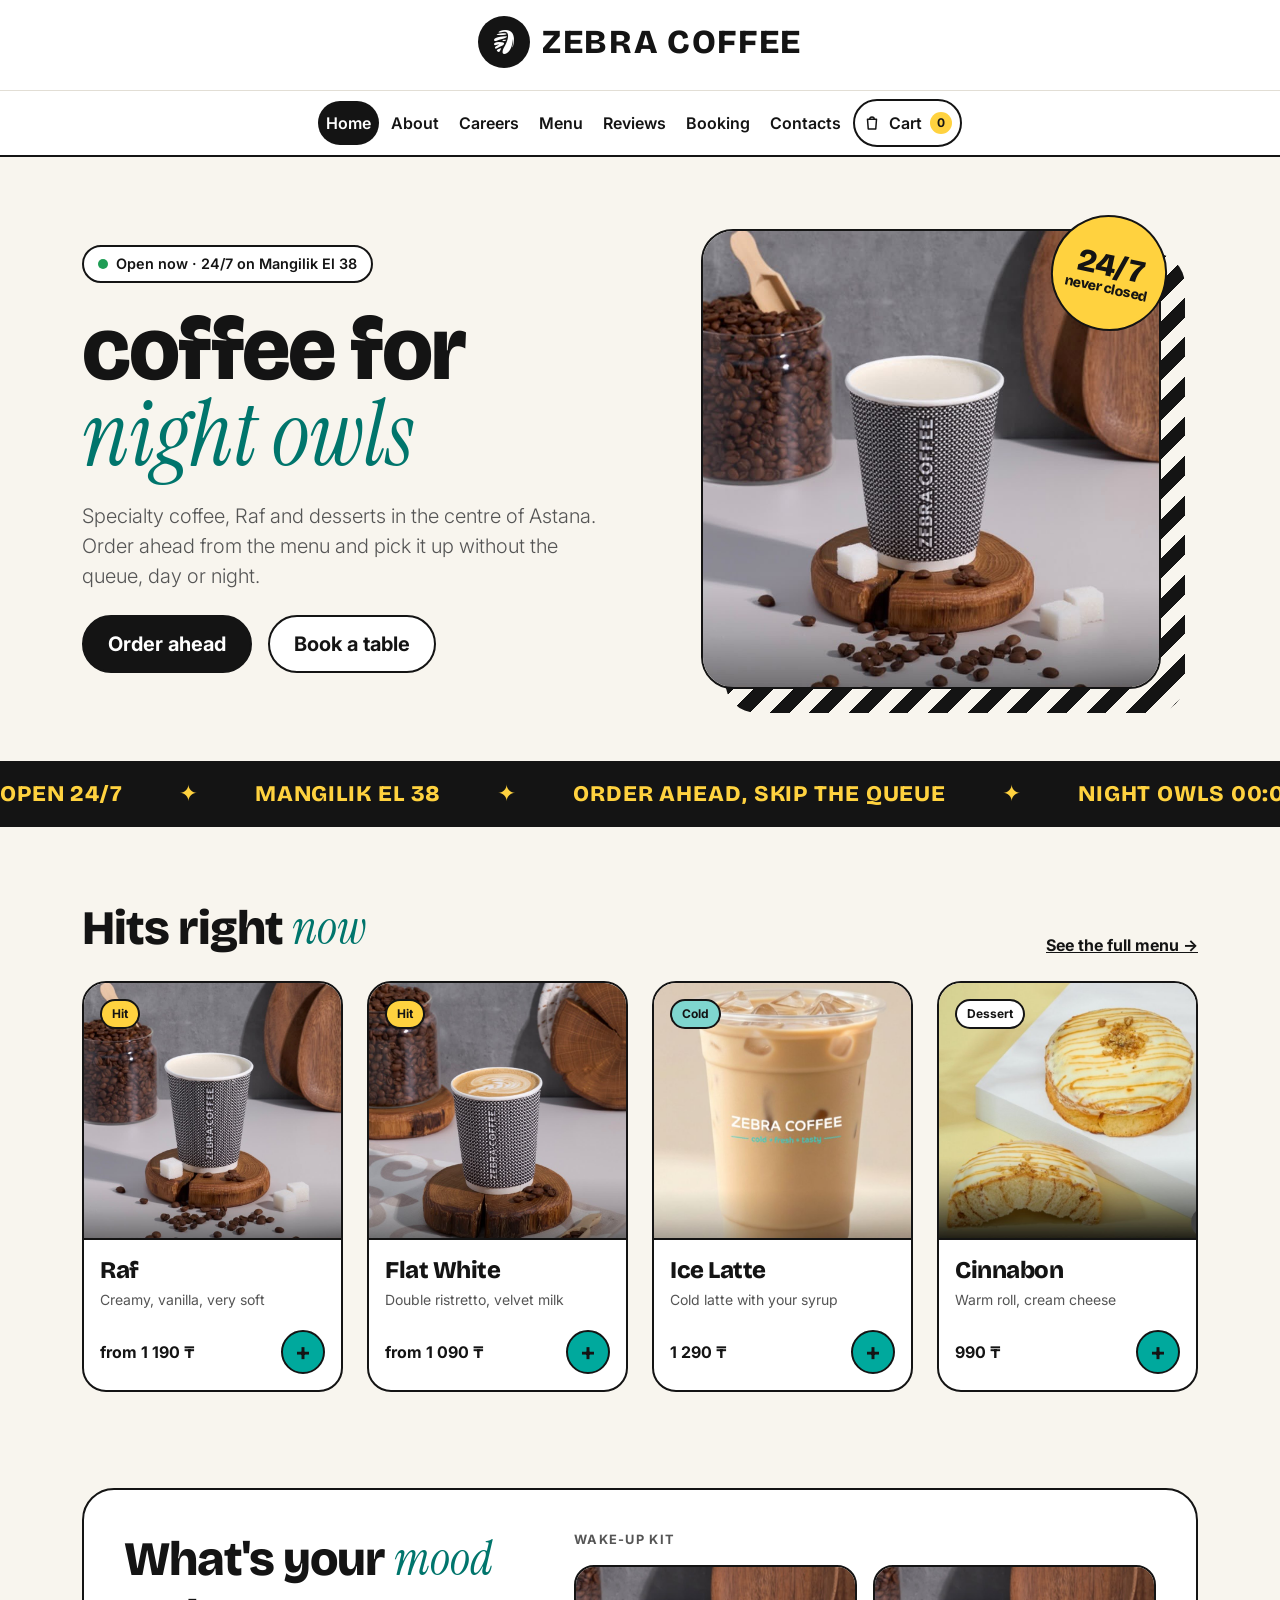
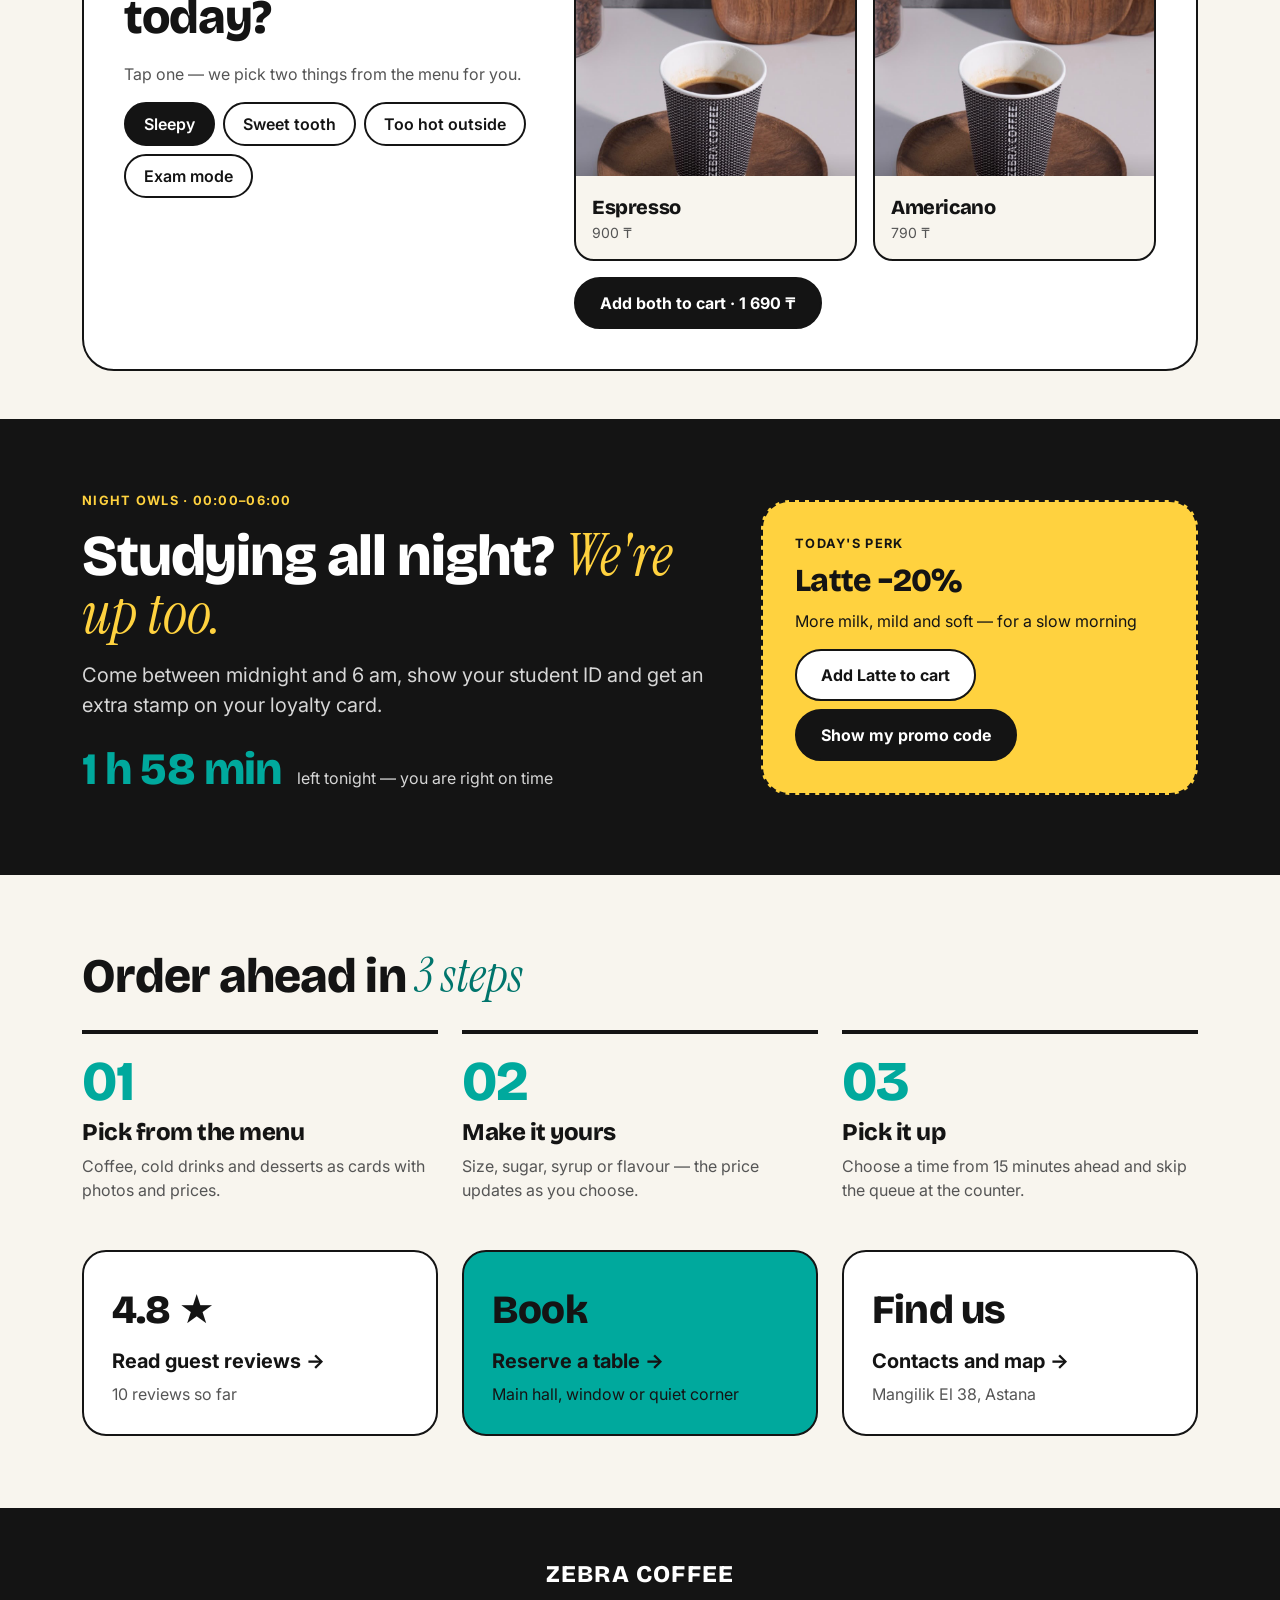
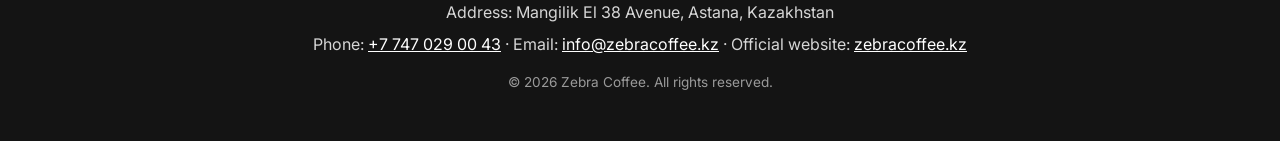
<file: index.html>
<!DOCTYPE html>
<html lang="en">
<head>
    <meta charset="UTF-8">
    <meta name="viewport" content="width=device-width, initial-scale=1">
    <title>Zebra Coffee — coffee for night owls | Astana, 24/7</title>
    <meta name="description" content="Zebra Coffee — specialty coffee shop on Mangilik El 38, Astana. Open 24/7.">
    <link rel="icon" href="images/logo.png">

    <link href="https://cdn.jsdelivr.net/npm/bootstrap@5.3.3/dist/css/bootstrap.min.css" rel="stylesheet">
    <link rel="preconnect" href="https://fonts.googleapis.com">
    <link rel="preconnect" href="https://fonts.gstatic.com" crossorigin>
    <link href="https://fonts.googleapis.com/css2?family=Bricolage+Grotesque:wght@400;600;800&family=Inter:wght@400;500;600;700&family=Instrument+Serif:ital@1&family=JetBrains+Mono:wght@400;700&display=swap" rel="stylesheet">
    <link href="css/style.css" rel="stylesheet">
    <link href="css/homepage.css" rel="stylesheet">
</head>
<body>
    <a class="visually-hidden-focusable" href="#main">Skip to content</a>

    <header class="site-header" id="top">
        <div class="container py-3 text-center">
            <a href="index.html" class="brand-link">
                <img src="images/logo.png" alt="Zebra Coffee logo" class="brand-logo">
                <span class="brand-name">ZEBRA COFFEE</span>
            </a>
        </div>
    </header>

    <nav class="site-nav navbar navbar-expand-lg py-1" aria-label="Main">
        <div class="container">
            <button class="navbar-toggler mx-auto" type="button" data-bs-toggle="collapse" data-bs-target="#mainNav"
                    aria-controls="mainNav" aria-expanded="false" aria-label="Toggle navigation">
                <span class="navbar-toggler-icon"></span>
            </button>
            <div class="collapse navbar-collapse justify-content-center" id="mainNav">
                <ul class="navbar-nav align-items-center gap-1 py-2 py-lg-1">
                <li class="nav-item"><a class="nav-link active" aria-current="page" href="index.html">Home</a></li>
                <li class="nav-item"><a class="nav-link" href="about.html">About</a></li>
                <li class="nav-item"><a class="nav-link" href="career.html">Careers</a></li>
                <li class="nav-item"><a class="nav-link" href="menu.html">Menu</a></li>
                <li class="nav-item"><a class="nav-link" href="reviews.html">Reviews</a></li>
                <li class="nav-item"><a class="nav-link" href="booking.html">Booking</a></li>
                <li class="nav-item"><a class="nav-link" href="contacts.html">Contacts</a></li>
                <li class="nav-item">
                    <a class="nav-link cart-link" href="cart.html" aria-label="Cart">
                        <svg width="18" height="18" viewBox="0 0 24 24" fill="none" stroke="currentColor" stroke-width="2" stroke-linecap="round" stroke-linejoin="round" aria-hidden="true"><path d="M6 7h12l-1 13H7L6 7z"/><path d="M9 7a3 3 0 0 1 6 0"/></svg>
                        Cart <span class="cart-badge">0</span>
                    </a>
                </li>
                </ul>
            </div>
        </div>
    </nav>

    <main id="main">

        <section class="container py-5">
            <div class="row align-items-center g-5 py-lg-4">
                <div class="col-lg-6 d-flex flex-column gap-4">
                    <span class="status-pill align-self-start"><span class="status-dot"></span>Open now · 24/7 on Mangilik El 38</span>

                    <h1 class="hero-title font-display mb-0">
                        coffee for<br>

                        <span class="rotating-words font-serif-italic text-teal" aria-live="polite">
                            <span class="rotating-word is-active">night owls</span>
                            <span class="rotating-word">early birds</span>
                            <span class="rotating-word">exam weeks</span>
                            <span class="rotating-word">first dates</span>
                            <span class="rotating-word">no-sleep fridays</span>
                        </span>
                    </h1>

                    <p class="lead text-muted-zebra mb-0">Specialty coffee, Raf and desserts in the centre of Astana. Order ahead from the menu and pick it up without the queue, day or night.</p>

                    <div class="d-flex flex-wrap gap-3">
                        <a href="menu.html" class="btn btn-zebra btn-lg">Order ahead</a>
                        <a href="booking.html" class="btn btn-zebra-outline btn-lg">Book a table</a>
                    </div>
                </div>

                <div class="col-lg-6">
                    <div class="hero-photo-wrap">
                        <div class="hero-stripes" aria-hidden="true"></div>
                        <img src="images/raf.jpg" alt="Raf coffee in a Zebra Coffee cup" class="hero-photo">
                        <div class="hero-sticker font-display" aria-hidden="true">
                            <span class="fs-2">24/7</span>
                            <small>never closed</small>
                        </div>
                    </div>
                </div>
            </div>
        </section>

        <div class="marquee" aria-hidden="true">
            <div class="marquee-track font-display">
                <span>OPEN 24/7</span><span>✦</span><span>MANGILIK EL 38</span><span>✦</span><span>ORDER AHEAD, SKIP THE QUEUE</span><span>✦</span><span>NIGHT OWLS 00:00–06:00</span><span>✦</span>
                <span>OPEN 24/7</span><span>✦</span><span>MANGILIK EL 38</span><span>✦</span><span>ORDER AHEAD, SKIP THE QUEUE</span><span>✦</span><span>NIGHT OWLS 00:00–06:00</span><span>✦</span>
            </div>
        </div>

        <section class="container py-5 mt-4">
            <div class="d-flex flex-wrap justify-content-between align-items-end gap-3 mb-4">
                <h2 class="section-title mb-0">Hits right <span class="font-serif-italic text-teal">now</span></h2>
                <a href="menu.html" class="fw-bold">See the full menu →</a>
            </div>
            <div class="row g-4" id="hits-grid"></div>
        </section>

        <section class="container py-5">
            <div class="mood-box">
                <div class="row g-5">
                    <div class="col-lg-5 d-flex flex-column gap-3">
                        <h2 class="section-title mb-0">What's your <span class="font-serif-italic text-teal">mood</span> today?</h2>
                        <p class="text-muted-zebra mb-0">Tap one — we pick two things from the menu for you.</p>
                        <div class="d-flex flex-wrap gap-2" id="mood-buttons" role="group" aria-label="Mood">
                            <button type="button" class="pill-btn active" data-mood="sleepy" aria-pressed="true">Sleepy</button>
                            <button type="button" class="pill-btn" data-mood="sweet" aria-pressed="false">Sweet tooth</button>
                            <button type="button" class="pill-btn" data-mood="hot" aria-pressed="false">Too hot outside</button>
                            <button type="button" class="pill-btn" data-mood="exam" aria-pressed="false">Exam mode</button>
                        </div>
                    </div>
                    <div class="col-lg-7 d-flex flex-column gap-3">
                        <p class="eyebrow text-muted-zebra mb-0" id="mood-title">Wake-up kit</p>
                        <div class="row g-3" id="mood-picks"></div>
                        <button type="button" class="btn btn-zebra align-self-start" id="mood-add">Add both to cart</button>
                    </div>
                </div>
            </div>
        </section>

        <section class="night-section">
            <div class="container py-5">
                <div class="row g-5 align-items-center py-lg-4">
                    <div class="col-lg-7 d-flex flex-column gap-3">
                        <span class="eyebrow text-yellow">Night Owls · 00:00–06:00</span>
                        <h2 class="font-display night-title mb-0">Studying all night? <span class="font-serif-italic text-yellow">We're up too.</span></h2>
                        <p class="text-light-grey fs-5 mb-0">Come between midnight and 6 am, show your student ID and get an extra stamp on your loyalty card.</p>
                        <div class="d-flex flex-wrap align-items-baseline gap-3">
                            <span class="font-display night-timer" id="night-timer">—</span>
                            <span class="text-light-grey" id="night-label"></span>
                        </div>
                    </div>
                    <div class="col-lg-5">
                        <div class="perk-card">
                            <span class="eyebrow">Today's perk</span>
                            <div class="font-display fs-2 lh-sm" id="perk-name">—</div>
                            <p class="mb-2" id="perk-desc"></p>
                            <div class="d-flex flex-wrap gap-2">
                                <button type="button" class="btn btn-zebra-outline" id="perk-add">Add to cart</button>
                                <button type="button" class="btn btn-zebra" id="perk-reveal">Show my promo code</button>
                            </div>
                            <div class="d-none align-items-center flex-wrap gap-3" id="perk-code-box">
                                <span class="perk-code font-display" id="perk-code">ZEB-0000</span>
                                <span class="fw-semibold small" id="perk-hint">Enter it in the cart</span>
                            </div>
                        </div>
                    </div>
                </div>
            </div>
        </section>

        <section class="container py-5 mt-4">
            <h2 class="section-title mb-4">Order ahead in <span class="font-serif-italic text-teal">3 steps</span></h2>
            <div class="row g-4">
                <div class="col-md-4">
                    <div class="step">
                        <span class="step-number font-display">01</span>
                        <h3 class="font-display h4">Pick from the menu</h3>
                        <p class="text-muted-zebra mb-0">Coffee, cold drinks and desserts as cards with photos and prices.</p>
                    </div>
                </div>
                <div class="col-md-4">
                    <div class="step">
                        <span class="step-number font-display">02</span>
                        <h3 class="font-display h4">Make it yours</h3>
                        <p class="text-muted-zebra mb-0">Size, sugar, syrup or flavour — the price updates as you choose.</p>
                    </div>
                </div>
                <div class="col-md-4">
                    <div class="step">
                        <span class="step-number font-display">03</span>
                        <h3 class="font-display h4">Pick it up</h3>
                        <p class="text-muted-zebra mb-0">Choose a time from 15 minutes ahead and skip the queue at the counter.</p>
                    </div>
                </div>
            </div>
        </section>

        <section class="container pb-5 mb-4">
            <div class="row g-4">
                <div class="col-md-4">
                    <a href="reviews.html" class="explore-card hover-lift">
                        <span class="font-display fs-1">4.8 ★</span>
                        <span class="fw-bold fs-5">Read guest reviews →</span>
                        <span class="text-muted-zebra">10 reviews so far</span>
                    </a>
                </div>
                <div class="col-md-4">
                    <a href="booking.html" class="explore-card explore-card-teal hover-lift">
                        <span class="font-display fs-1">Book</span>
                        <span class="fw-bold fs-5">Reserve a table →</span>
                        <span>Main hall, window or quiet corner</span>
                    </a>
                </div>
                <div class="col-md-4">
                    <a href="contacts.html" class="explore-card hover-lift">
                        <span class="font-display fs-1">Find us</span>
                        <span class="fw-bold fs-5">Contacts and map →</span>
                        <span class="text-muted-zebra">Mangilik El 38, Astana</span>
                    </a>
                </div>
            </div>
        </section>
    </main>

    <a href="#top" class="back-to-top" id="back-to-top">Back to top <span aria-hidden="true">↑</span></a>

    <footer class="site-footer">
        <div class="container py-5 text-center d-flex flex-column gap-2">
            <span class="font-display fs-4 text-white" style="letter-spacing: 0.05em">ZEBRA COFFEE</span>
            <span>Address: Mangilik El 38 Avenue, Astana, Kazakhstan</span>
            <span>
                Phone: <a href="tel:+77470290043">+7 747 029 00 43</a> ·
                Email: <a href="mailto:info@zebracoffee.kz">info@zebracoffee.kz</a> ·
                Official website: <a href="https://zebracoffee.kz" target="_blank" rel="noopener noreferrer">zebracoffee.kz</a>
            </span>
            <span class="footer-copy mt-2">&copy; 2026 Zebra Coffee. All rights reserved.</span>
        </div>
    </footer>

    <script src="https://code.jquery.com/jquery-3.7.1.min.js"></script>
    <script src="https://cdn.jsdelivr.net/npm/bootstrap@5.3.3/dist/js/bootstrap.bundle.min.js"></script>

    <script src="js/data.js"></script>
    <script src="js/cart.js"></script>
    <script src="js/main.js"></script>
    <script src="js/home.js"></script>
</body>
</html>
</file>
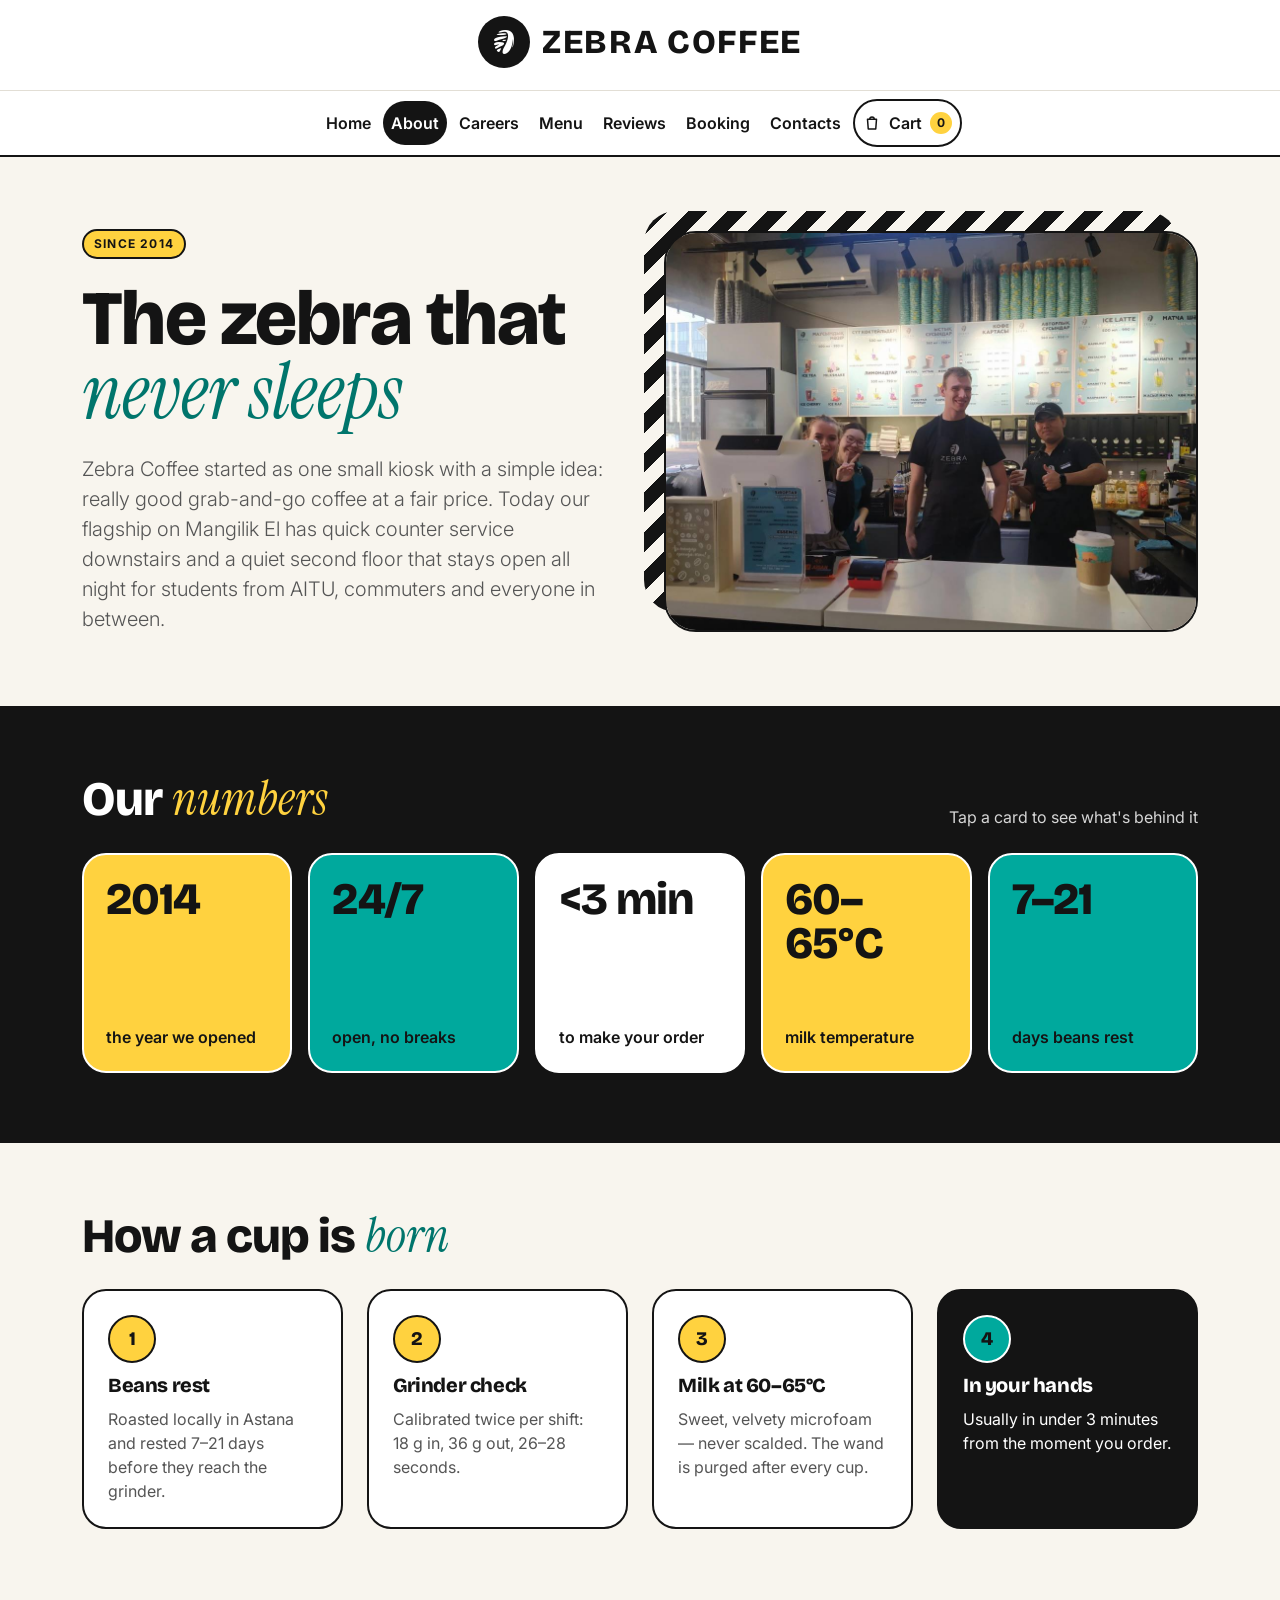
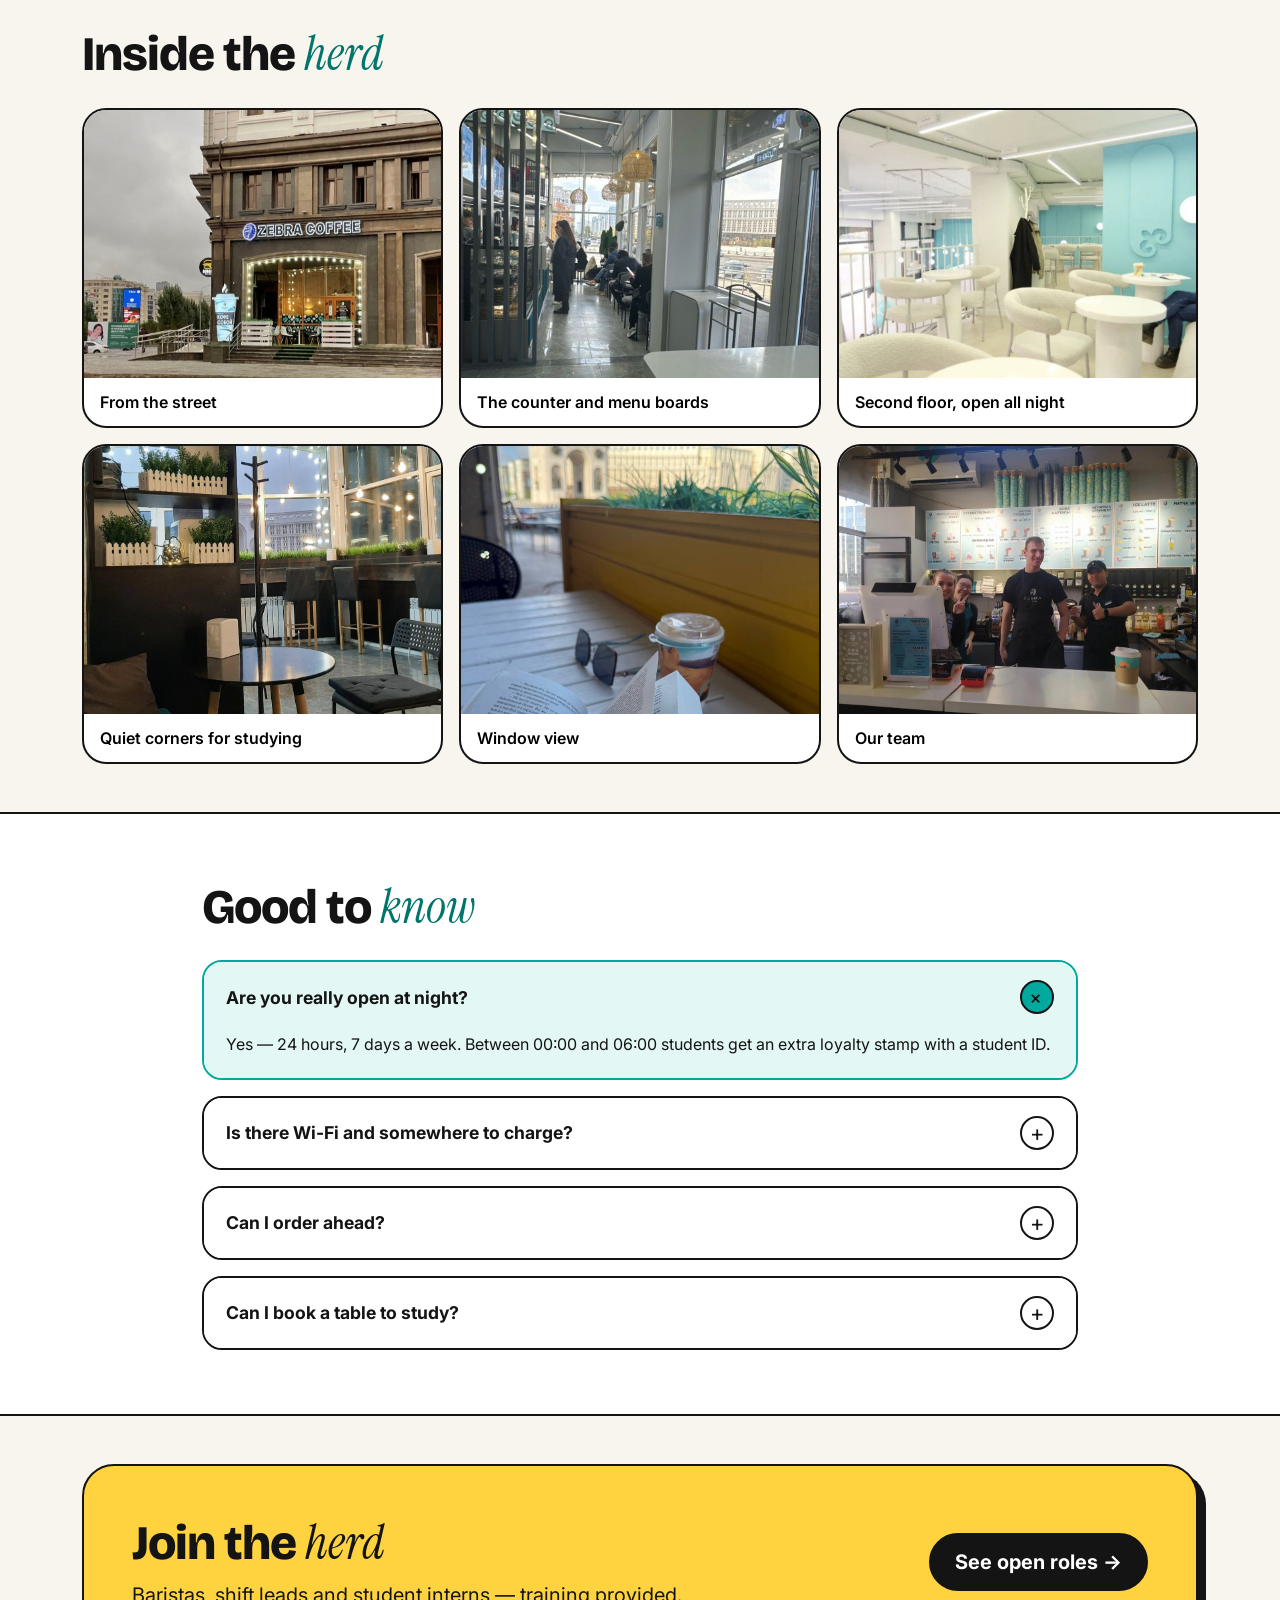
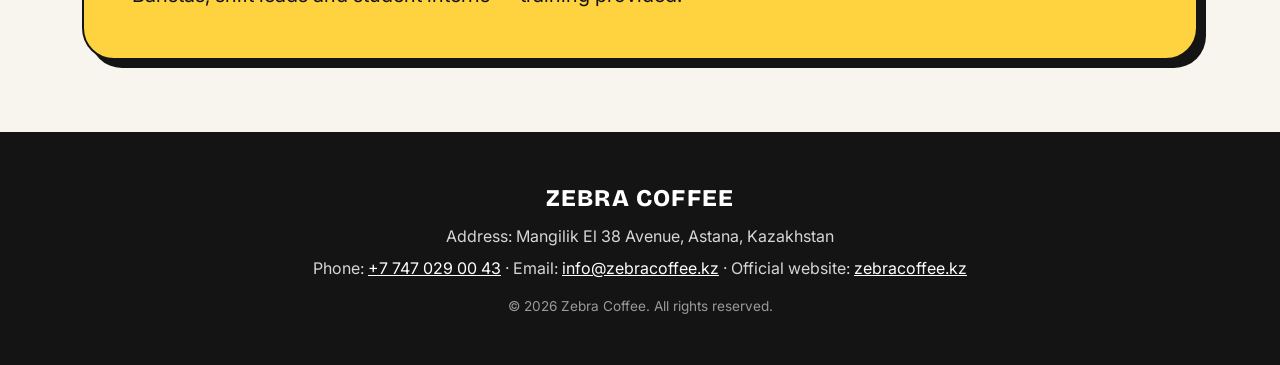
<file: about.html>
<!DOCTYPE html>
<html lang="en">
<head>
    <meta charset="UTF-8">
    <meta name="viewport" content="width=device-width, initial-scale=1">
    <title>About | Zebra Coffee</title>
    <meta name="description" content="Zebra Coffee — specialty coffee shop on Mangilik El 38, Astana. Open 24/7.">
    <link rel="icon" href="images/logo.png">

    <link href="https://cdn.jsdelivr.net/npm/bootstrap@5.3.3/dist/css/bootstrap.min.css" rel="stylesheet">

    <link rel="preconnect" href="https://fonts.googleapis.com">
    <link rel="preconnect" href="https://fonts.gstatic.com" crossorigin>
    <link href="https://fonts.googleapis.com/css2?family=Bricolage+Grotesque:wght@400;600;800&family=Inter:wght@400;500;600;700&family=Instrument+Serif:ital@1&family=JetBrains+Mono:wght@400;700&display=swap" rel="stylesheet">

    <link href="css/style.css" rel="stylesheet">
    <link href="css/homepage.css" rel="stylesheet">
</head>
<body>
    <a class="visually-hidden-focusable" href="#main">Skip to content</a>


    <header class="site-header" id="top">
        <div class="container py-3 text-center">
            <a href="index.html" class="brand-link">
                <img src="images/logo.png" alt="Zebra Coffee logo" class="brand-logo">
                <span class="brand-name">ZEBRA COFFEE</span>
            </a>
        </div>
    </header>

    <nav class="site-nav navbar navbar-expand-lg py-1" aria-label="Main">
        <div class="container">
            <button class="navbar-toggler mx-auto" type="button" data-bs-toggle="collapse" data-bs-target="#mainNav"
                    aria-controls="mainNav" aria-expanded="false" aria-label="Toggle navigation">
                <span class="navbar-toggler-icon"></span>
            </button>
            <div class="collapse navbar-collapse justify-content-center" id="mainNav">
                <ul class="navbar-nav align-items-center gap-1 py-2 py-lg-1">
                <li class="nav-item"><a class="nav-link" href="index.html">Home</a></li>
                <li class="nav-item"><a class="nav-link active" aria-current="page" href="about.html">About</a></li>
                <li class="nav-item"><a class="nav-link" href="career.html">Careers</a></li>
                <li class="nav-item"><a class="nav-link" href="menu.html">Menu</a></li>
                <li class="nav-item"><a class="nav-link" href="reviews.html">Reviews</a></li>
                <li class="nav-item"><a class="nav-link" href="booking.html">Booking</a></li>
                <li class="nav-item"><a class="nav-link" href="contacts.html">Contacts</a></li>
                <li class="nav-item">
                    <a class="nav-link cart-link" href="cart.html" aria-label="Cart">
                        <svg width="18" height="18" viewBox="0 0 24 24" fill="none" stroke="currentColor" stroke-width="2" stroke-linecap="round" stroke-linejoin="round" aria-hidden="true"><path d="M6 7h12l-1 13H7L6 7z"/><path d="M9 7a3 3 0 0 1 6 0"/></svg>
                        Cart <span class="cart-badge">0</span>
                    </a>
                </li>
                </ul>
            </div>
        </div>
    </nav>

    <main id="main">

        <section class="container py-5">
            <div class="row align-items-center g-5 py-lg-4">
                <div class="col-lg-6 d-flex flex-column gap-4">
                    <span class="tag tag-yellow align-self-start eyebrow">Since 2014</span>
                    <h1 class="page-title mb-0">The zebra that <span class="font-serif-italic text-teal">never sleeps</span></h1>
                    <p class="lead text-muted-zebra mb-0">Zebra Coffee started as one small kiosk with a simple idea: really good grab-and-go coffee at a fair price. Today our flagship on Mangilik El has quick counter service downstairs and a quiet second floor that stays open all night for students from AITU, commuters and everyone in between.</p>
                </div>
                <div class="col-lg-6">
                    <div class="story-photo-wrap">
                        <div class="story-stripes" aria-hidden="true"></div>
                        <img src="images/img8_team.jpg" alt="The Zebra Coffee team behind the counter" class="story-photo">
                    </div>
                </div>
            </div>
        </section>

        <section class="numbers-section">
            <div class="container py-5">
                <div class="d-flex flex-wrap justify-content-between align-items-end gap-2 mb-4 pt-lg-3">
                    <h2 class="section-title mb-0">Our <span class="font-serif-italic text-yellow">numbers</span></h2>
                    <span class="text-light-grey">Tap a card to see what's behind it</span>
                </div>
                <div class="row g-3 pb-lg-3" id="flip-cards">
                    <div class="col-6 col-md-4 col-lg">
                        <button type="button" class="flip-card" aria-pressed="false">
                            <span class="flip-inner">
                                <span class="flip-face flip-front bg-yellow"><span class="flip-value font-display">2014</span><span class="fw-semibold">the year we opened</span></span>
                                <span class="flip-face flip-back">It started as one small grab-and-go kiosk. Now the flagship is on Mangilik El.</span>
                            </span>
                        </button>
                    </div>
                    <div class="col-6 col-md-4 col-lg">
                        <button type="button" class="flip-card" aria-pressed="false">
                            <span class="flip-inner">
                                <span class="flip-face flip-front bg-teal"><span class="flip-value font-display">24/7</span><span class="fw-semibold">open, no breaks</span></span>
                                <span class="flip-face flip-back">Seats and Wi-Fi all night, with sockets under every seat on the second floor.</span>
                            </span>
                        </button>
                    </div>
                    <div class="col-6 col-md-4 col-lg">
                        <button type="button" class="flip-card" aria-pressed="false">
                            <span class="flip-inner">
                                <span class="flip-face flip-front bg-white"><span class="flip-value font-display">&lt;3 min</span><span class="fw-semibold">to make your order</span></span>
                                <span class="flip-face flip-back">Calibrated tampers and dosing let baristas pull a shot fast without losing the crema.</span>
                            </span>
                        </button>
                    </div>
                    <div class="col-6 col-md-6 col-lg">
                        <button type="button" class="flip-card" aria-pressed="false">
                            <span class="flip-inner">
                                <span class="flip-face flip-front bg-yellow"><span class="flip-value font-display">60–65°C</span><span class="fw-semibold">milk temperature</span></span>
                                <span class="flip-face flip-back">Keeps the natural sweetness of milk and gives velvety microfoam for latte art.</span>
                            </span>
                        </button>
                    </div>
                    <div class="col-12 col-md-6 col-lg">
                        <button type="button" class="flip-card" aria-pressed="false">
                            <span class="flip-inner">
                                <span class="flip-face flip-front bg-teal"><span class="flip-value font-display">7–21</span><span class="fw-semibold">days beans rest</span></span>
                                <span class="flip-face flip-back">Roasted in Astana and rested at least 7 days before they go into the grinder.</span>
                            </span>
                        </button>
                    </div>
                </div>
            </div>
        </section>

        <section class="container py-5 mt-3">
            <h2 class="section-title mb-4">How a cup is <span class="font-serif-italic text-teal">born</span></h2>
            <div class="row g-4">
                <div class="col-sm-6 col-lg-3">
                    <div class="cup-step">
                        <span class="cup-step-number font-display">1</span>
                        <h3 class="font-display h5 mb-0">Beans rest</h3>
                        <p class="text-muted-zebra mb-0">Roasted locally in Astana and rested 7–21 days before they reach the grinder.</p>
                    </div>
                </div>
                <div class="col-sm-6 col-lg-3">
                    <div class="cup-step">
                        <span class="cup-step-number font-display">2</span>
                        <h3 class="font-display h5 mb-0">Grinder check</h3>
                        <p class="text-muted-zebra mb-0">Calibrated twice per shift: 18 g in, 36 g out, 26–28 seconds.</p>
                    </div>
                </div>
                <div class="col-sm-6 col-lg-3">
                    <div class="cup-step">
                        <span class="cup-step-number font-display">3</span>
                        <h3 class="font-display h5 mb-0">Milk at 60–65°C</h3>
                        <p class="text-muted-zebra mb-0">Sweet, velvety microfoam — never scalded. The wand is purged after every cup.</p>
                    </div>
                </div>
                <div class="col-sm-6 col-lg-3">
                    <div class="cup-step cup-step-dark">
                        <span class="cup-step-number font-display">4</span>
                        <h3 class="font-display h5 mb-0">In your hands</h3>
                        <p class="mb-0">Usually in under 3 minutes from the moment you order.</p>
                    </div>
                </div>
            </div>
        </section>

        <section class="container py-5">
            <h2 class="section-title mb-4">Inside the <span class="font-serif-italic text-teal">herd</span></h2>
            <div class="row g-3" id="gallery">
                <div class="col-sm-6 col-lg-4"><button type="button" class="gallery-item" data-caption="From the street"><img src="images/img1_street.jpg" alt="Zebra Coffee from the street"><span>From the street</span></button></div>
                <div class="col-sm-6 col-lg-4"><button type="button" class="gallery-item" data-caption="The counter and menu boards"><img src="images/img2_kassa.jpg" alt="Main counter with menu boards"><span>The counter and menu boards</span></button></div>
                <div class="col-sm-6 col-lg-4"><button type="button" class="gallery-item" data-caption="Second floor, open all night"><img src="images/img3_2floor.jpg" alt="Second floor seating area"><span>Second floor, open all night</span></button></div>
                <div class="col-sm-6 col-lg-4"><button type="button" class="gallery-item" data-caption="Quiet corners for studying"><img src="images/img6_comfort.jpg" alt="Comfortable quiet seating"><span>Quiet corners for studying</span></button></div>
                <div class="col-sm-6 col-lg-4"><button type="button" class="gallery-item" data-caption="Window view"><img src="images/img7_view.jpg" alt="View from the window"><span>Window view</span></button></div>
                <div class="col-sm-6 col-lg-4"><button type="button" class="gallery-item" data-caption="Our team"><img src="images/img8_team.jpg" alt="Zebra Coffee team"><span>Our team</span></button></div>
            </div>
        </section>

        <div class="modal fade" id="photoModal" tabindex="-1" aria-labelledby="photoModalCaption" aria-hidden="true">
            <div class="modal-dialog modal-dialog-centered modal-lg">
                <div class="modal-content photo-modal-content">
                    <img src="images/img1_street.jpg" alt="Zebra Coffee from the street" id="photoModalImage" class="w-100">
                    <div class="d-flex justify-content-between align-items-center gap-3 p-3">
                        <span class="fw-semibold" id="photoModalCaption"></span>
                        <button type="button" class="btn btn-zebra btn-sm" data-bs-dismiss="modal">Close</button>
                    </div>
                </div>
            </div>
        </div>

        <section class="faq-section">
            <div class="container py-5" style="max-width: 900px">
                <h2 class="section-title mb-4 pt-lg-3">Good to <span class="font-serif-italic text-teal">know</span></h2>
                <div class="accordion zebra-accordion d-flex flex-column gap-3 pb-lg-3" id="faq">
                    <div class="accordion-item">
                        <h3 class="accordion-header">
                            <button class="accordion-button" type="button" data-bs-toggle="collapse" data-bs-target="#faq1" aria-expanded="true" aria-controls="faq1">Are you really open at night?</button>
                        </h3>
                        <div id="faq1" class="accordion-collapse collapse show" data-bs-parent="#faq">
                            <div class="accordion-body">Yes — 24 hours, 7 days a week. Between 00:00 and 06:00 students get an extra loyalty stamp with a student ID.</div>
                        </div>
                    </div>
                    <div class="accordion-item">
                        <h3 class="accordion-header">
                            <button class="accordion-button collapsed" type="button" data-bs-toggle="collapse" data-bs-target="#faq2" aria-expanded="false" aria-controls="faq2">Is there Wi-Fi and somewhere to charge?</button>
                        </h3>
                        <div id="faq2" class="accordion-collapse collapse" data-bs-parent="#faq">
                            <div class="accordion-body">Fast Wi-Fi everywhere and power outlets under every seat on the second floor.</div>
                        </div>
                    </div>
                    <div class="accordion-item">
                        <h3 class="accordion-header">
                            <button class="accordion-button collapsed" type="button" data-bs-toggle="collapse" data-bs-target="#faq3" aria-expanded="false" aria-controls="faq3">Can I order ahead?</button>
                        </h3>
                        <div id="faq3" class="accordion-collapse collapse" data-bs-parent="#faq">
                            <div class="accordion-body">Yes: add drinks to the cart on the <a href="menu.html">Menu</a> page, choose a pickup time from 15 minutes ahead, and pay at the counter.</div>
                        </div>
                    </div>
                    <div class="accordion-item">
                        <h3 class="accordion-header">
                            <button class="accordion-button collapsed" type="button" data-bs-toggle="collapse" data-bs-target="#faq4" aria-expanded="false" aria-controls="faq4">Can I book a table to study?</button>
                        </h3>
                        <div id="faq4" class="accordion-collapse collapse" data-bs-parent="#faq">
                            <div class="accordion-body">Yes, open <a href="booking.html">Booking</a> and pick the Quiet Workspace Corner on the second floor.</div>
                        </div>
                    </div>
                </div>
            </div>
        </section>

        <section class="container py-5 mb-4">
            <div class="join-box">
                <div>
                    <h2 class="section-title mb-2">Join the <span class="font-serif-italic">herd</span></h2>
                    <p class="fs-5 mb-0">Baristas, shift leads and student interns — training provided.</p>
                </div>
                <a href="career.html" class="btn btn-zebra btn-lg">See open roles →</a>
            </div>
        </section>
    </main>

    <a href="#top" class="back-to-top" id="back-to-top">Back to top <span aria-hidden="true">↑</span></a>

    <footer class="site-footer">
        <div class="container py-5 text-center d-flex flex-column gap-2">
            <span class="font-display fs-4 text-white" style="letter-spacing: 0.05em">ZEBRA COFFEE</span>
            <span>Address: Mangilik El 38 Avenue, Astana, Kazakhstan</span>
            <span>
                Phone: <a href="tel:+77470290043">+7 747 029 00 43</a> ·
                Email: <a href="mailto:info@zebracoffee.kz">info@zebracoffee.kz</a> ·
                Official website: <a href="https://zebracoffee.kz" target="_blank" rel="noopener noreferrer">zebracoffee.kz</a>
            </span>
            <span class="footer-copy mt-2">&copy; 2026 Zebra Coffee. All rights reserved.</span>
        </div>
    </footer>

    <script src="https://code.jquery.com/jquery-3.7.1.min.js"></script>
    <script src="https://cdn.jsdelivr.net/npm/bootstrap@5.3.3/dist/js/bootstrap.bundle.min.js"></script>
    <script src="js/data.js"></script>
    <script src="js/cart.js"></script>
    <script src="js/main.js"></script>
    <script src="js/about.js"></script>
</body>
</html>
</file>
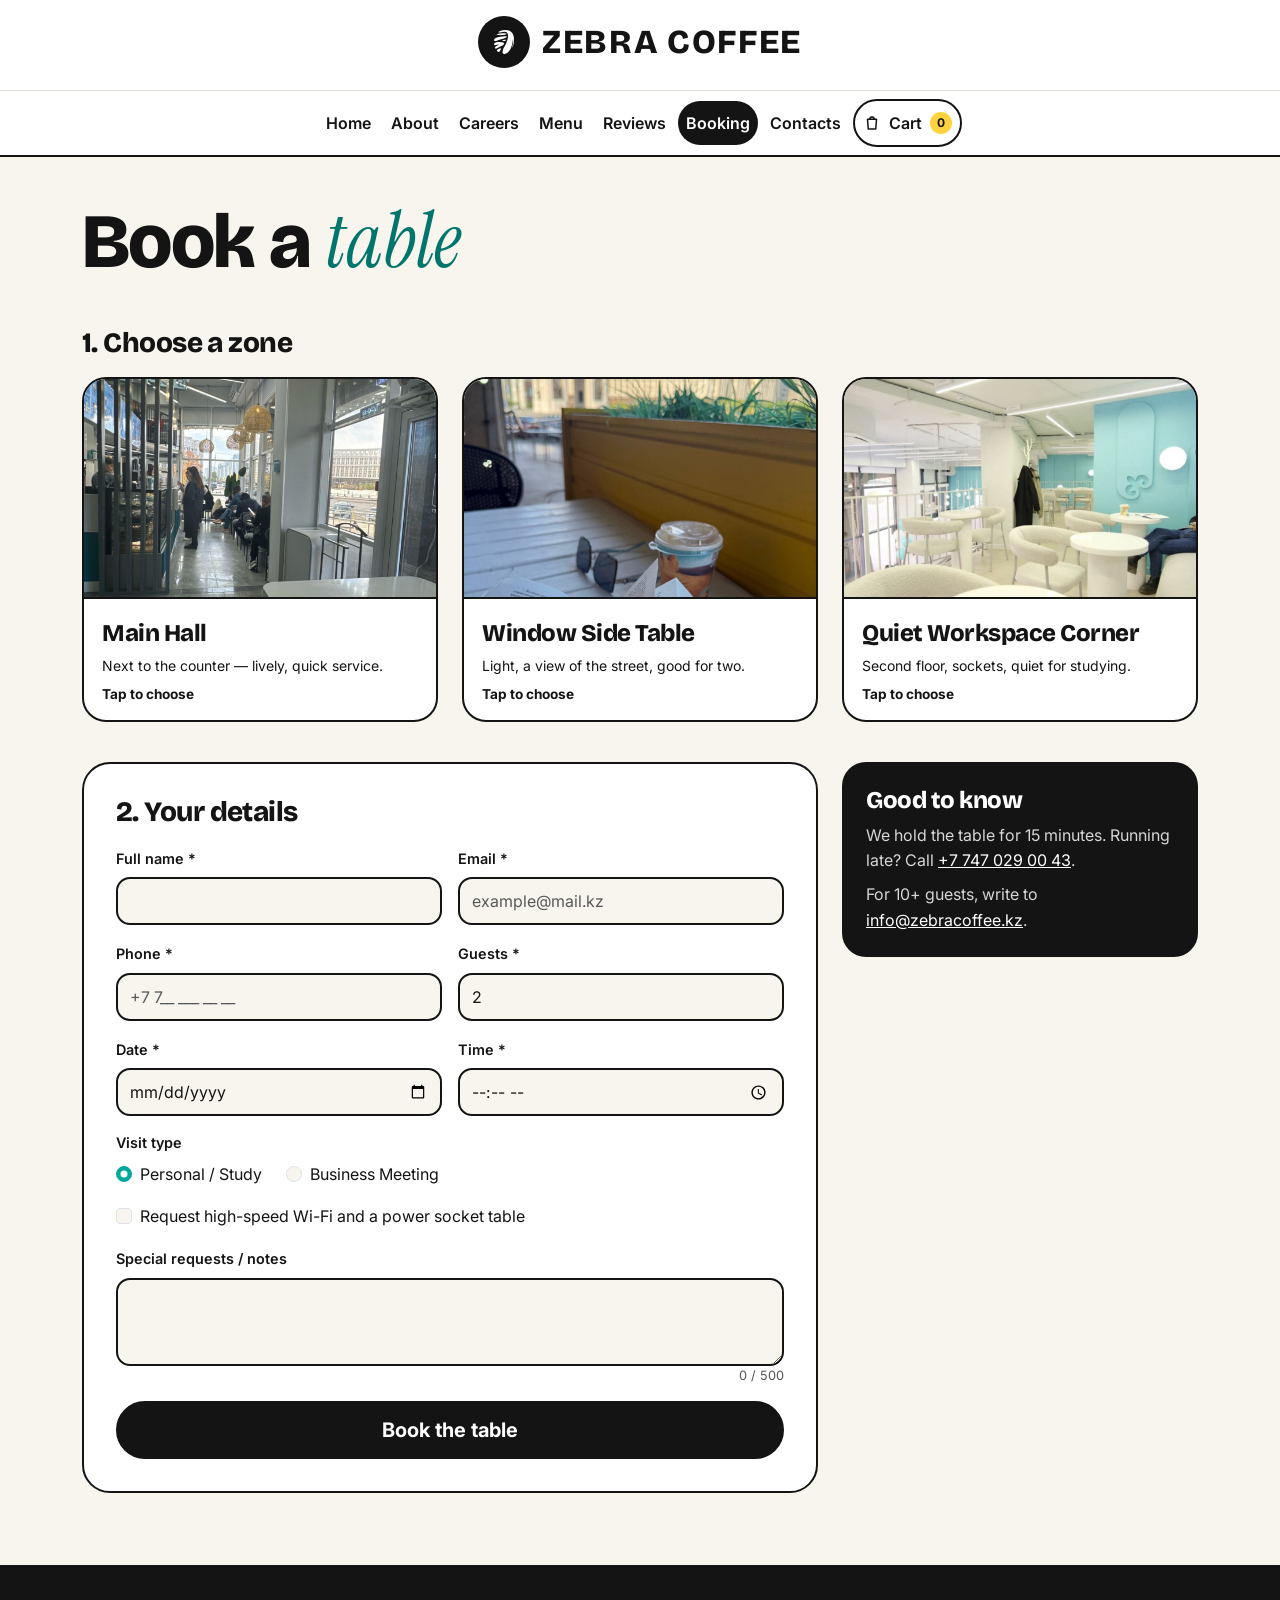
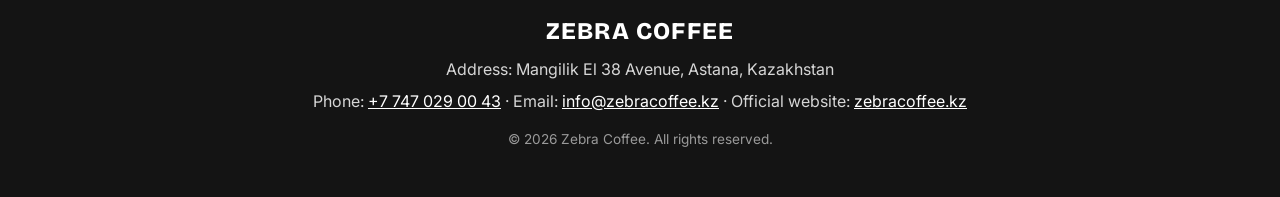
<file: booking.html>
<!DOCTYPE html>
<html lang="en">
<head>
    <meta charset="UTF-8">
    <meta name="viewport" content="width=device-width, initial-scale=1">
    <title>Book a table | Zebra Coffee</title>
    <meta name="description" content="Zebra Coffee — specialty coffee shop on Mangilik El 38, Astana. Open 24/7.">
    <link rel="icon" href="images/logo.png">

    <link href="https://cdn.jsdelivr.net/npm/bootstrap@5.3.3/dist/css/bootstrap.min.css" rel="stylesheet">

    <link rel="preconnect" href="https://fonts.googleapis.com">
    <link rel="preconnect" href="https://fonts.gstatic.com" crossorigin>
    <link href="https://fonts.googleapis.com/css2?family=Bricolage+Grotesque:wght@400;600;800&family=Inter:wght@400;500;600;700&family=Instrument+Serif:ital@1&family=JetBrains+Mono:wght@400;700&display=swap" rel="stylesheet">

    <link href="css/style.css" rel="stylesheet">
    <link href="css/booking.css" rel="stylesheet">
</head>
<body>
    <a class="visually-hidden-focusable" href="#main">Skip to content</a>

    <header class="site-header" id="top">
        <div class="container py-3 text-center">
            <a href="index.html" class="brand-link">
                <img src="images/logo.png" alt="Zebra Coffee logo" class="brand-logo">
                <span class="brand-name">ZEBRA COFFEE</span>
            </a>
        </div>
    </header>


    <nav class="site-nav navbar navbar-expand-lg py-1" aria-label="Main">
        <div class="container">
            <button class="navbar-toggler mx-auto" type="button" data-bs-toggle="collapse" data-bs-target="#mainNav"
                    aria-controls="mainNav" aria-expanded="false" aria-label="Toggle navigation">
                <span class="navbar-toggler-icon"></span>
            </button>
            <div class="collapse navbar-collapse justify-content-center" id="mainNav">
                <ul class="navbar-nav align-items-center gap-1 py-2 py-lg-1">
                <li class="nav-item"><a class="nav-link" href="index.html">Home</a></li>
                <li class="nav-item"><a class="nav-link" href="about.html">About</a></li>
                <li class="nav-item"><a class="nav-link" href="career.html">Careers</a></li>
                <li class="nav-item"><a class="nav-link" href="menu.html">Menu</a></li>
                <li class="nav-item"><a class="nav-link" href="reviews.html">Reviews</a></li>
                <li class="nav-item"><a class="nav-link active" aria-current="page" href="booking.html">Booking</a></li>
                <li class="nav-item"><a class="nav-link" href="contacts.html">Contacts</a></li>
                <li class="nav-item">
                    <a class="nav-link cart-link" href="cart.html" aria-label="Cart">
                        <svg width="18" height="18" viewBox="0 0 24 24" fill="none" stroke="currentColor" stroke-width="2" stroke-linecap="round" stroke-linejoin="round" aria-hidden="true"><path d="M6 7h12l-1 13H7L6 7z"/><path d="M9 7a3 3 0 0 1 6 0"/></svg>
                        Cart <span class="cart-badge">0</span>
                    </a>
                </li>
                </ul>
            </div>
        </div>
    </nav>

    <main id="main">

        <section class="container pt-5 pb-3">
            <h1 class="page-title mb-3">Book a <span class="font-serif-italic text-teal">table</span></h1>
        </section>

        <section class="container py-3">
            <h2 class="font-display h3 mb-3">1. Choose a zone</h2>
            <div class="row g-4" id="zone-group" role="radiogroup" aria-label="Seating area">
                <div class="col-md-4">
                    <button type="button" class="zone-card" role="radio" aria-checked="false" data-zone="main-hall" data-name="Main Hall">
                        <img src="images/img2_kassa.jpg" alt="Main hall next to the counter">
                        <span class="zone-text">
                            <span class="font-display fs-4">Main Hall</span>
                            <span class="small">Next to the counter — lively, quick service.</span>
                            <span class="zone-mark">Tap to choose</span>
                        </span>
                    </button>
                </div>
                <div class="col-md-4">
                    <button type="button" class="zone-card" role="radio" aria-checked="false" data-zone="window-side" data-name="Window Side Table">
                        <img src="images/img7_view.jpg" alt="Window side table with a street view">
                        <span class="zone-text">
                            <span class="font-display fs-4">Window Side Table</span>
                            <span class="small">Light, a view of the street, good for two.</span>
                            <span class="zone-mark">Tap to choose</span>
                        </span>
                    </button>
                </div>
                <div class="col-md-4">
                    <button type="button" class="zone-card" role="radio" aria-checked="false" data-zone="quiet-corner" data-name="Quiet Workspace Corner">
                        <img src="images/img3_2floor.jpg" alt="Quiet workspace corner on the second floor">
                        <span class="zone-text">
                            <span class="font-display fs-4">Quiet Workspace Corner</span>
                            <span class="small">Second floor, sockets, quiet for studying.</span>
                            <span class="zone-mark">Tap to choose</span>
                        </span>
                    </button>
                </div>
            </div>
        </section>

        <section class="container py-4 mb-5">
            <div class="row g-4 align-items-start">
                <div class="col-lg-8">
                    <form class="zebra-form d-flex flex-column gap-3" id="booking-form" novalidate>
                        <h2 class="font-display h3 mb-0">2. Your details</h2>
                        <div class="form-alert d-none" role="alert">Please correct the fields below. Nothing was submitted.</div>

                        <input type="hidden" id="booking-zone" value="">
                        <div class="invalid-feedback" id="booking-zone-error"></div>

                        <div class="row g-3">
                            <div class="col-md-6">
                                <label for="booking-name" class="form-label">Full name *</label>
                                <input type="text" id="booking-name" class="form-control" autocomplete="name">
                                <div class="invalid-feedback" id="booking-name-error"></div>
                            </div>
                            <div class="col-md-6">
                                <label for="booking-email" class="form-label">Email *</label>
                                <input type="email" id="booking-email" class="form-control" placeholder="example@mail.kz" autocomplete="email">
                                <div class="invalid-feedback" id="booking-email-error"></div>
                            </div>
                            <div class="col-md-6">
                                <label for="booking-phone" class="form-label">Phone *</label>
                                <input type="tel" id="booking-phone" class="form-control" placeholder="+7 7__ ___ __ __" autocomplete="tel">
                                <div class="invalid-feedback" id="booking-phone-error"></div>
                            </div>
                            <div class="col-md-6">
                                <label for="guests-count" class="form-label">Guests *</label>
                                <input type="number" id="guests-count" class="form-control" min="1" max="10" value="2">
                                <div class="invalid-feedback" id="guests-count-error"></div>
                            </div>
                            <div class="col-md-6">
                                <label for="booking-date" class="form-label">Date *</label>
                                <input type="date" id="booking-date" class="form-control">
                                <div class="invalid-feedback" id="booking-date-error"></div>
                            </div>
                            <div class="col-md-6">
                                <label for="booking-time" class="form-label">Time *</label>
                                <input type="time" id="booking-time" class="form-control">
                                <div class="invalid-feedback" id="booking-time-error"></div>
                            </div>
                        </div>

                        <fieldset>
                            <legend class="form-label mb-2">Visit type</legend>
                            <div class="d-flex flex-wrap gap-4">
                                <div class="form-check">
                                    <input class="form-check-input" type="radio" name="visit_type" id="visit-personal" value="personal" checked>
                                    <label class="form-check-label" for="visit-personal">Personal / Study</label>
                                </div>
                                <div class="form-check">
                                    <input class="form-check-input" type="radio" name="visit_type" id="visit-business" value="business">
                                    <label class="form-check-label" for="visit-business">Business Meeting</label>
                                </div>
                            </div>
                        </fieldset>

                        <div class="form-check">
                            <input class="form-check-input" type="checkbox" id="wifi-requested">
                            <label class="form-check-label" for="wifi-requested">Request high-speed Wi-Fi and a power socket table</label>
                        </div>

                        <div>
                            <label for="special-requests" class="form-label">Special requests / notes</label>
                            <textarea id="special-requests" class="form-control" rows="3"></textarea>
                            <div class="d-flex justify-content-between gap-3">
                                <div class="invalid-feedback" id="special-requests-error"></div>
                                <span class="char-count ms-auto"><span id="notes-count">0</span> / 500</span>
                            </div>
                        </div>

                        <button type="submit" class="btn btn-zebra btn-lg">Book the table</button>
                    </form>
                </div>

                <aside class="col-lg-4">
                    <div class="good-to-know">
                        <h2 class="font-display h4">Good to know</h2>
                        <p class="mb-2">We hold the table for 15 minutes. Running late? Call <a href="tel:+77470290043">+7 747 029 00 43</a>.</p>
                        <p class="mb-0">For 10+ guests, write to <a href="mailto:info@zebracoffee.kz">info@zebracoffee.kz</a>.</p>
                    </div>
                </aside>
            </div>
        </section>
    </main>

    <a href="#top" class="back-to-top" id="back-to-top">Back to top <span aria-hidden="true">↑</span></a>

    <div class="modal fade success-modal" id="successModal" tabindex="-1" aria-labelledby="successModalTitle" aria-hidden="true">
        <div class="modal-dialog modal-dialog-centered">
            <div class="modal-content">
                <div class="modal-body d-flex flex-column gap-3">
                    <div class="success-icon" aria-hidden="true">✓</div>
                    <h2 class="success-title font-display h3 mb-0" id="successModalTitle">Sent!</h2>
                    <div>
                        <div class="success-label eyebrow text-muted-zebra">Number</div>
                        <div class="success-number">—</div>
                    </div>
                    <p class="success-text mb-0"></p>
                    <div class="success-lines"></div>
                    <button type="button" class="btn btn-zebra" data-bs-dismiss="modal">Done</button>
                </div>
            </div>
        </div>
    </div>

    <footer class="site-footer">
        <div class="container py-5 text-center d-flex flex-column gap-2">
            <span class="font-display fs-4 text-white" style="letter-spacing: 0.05em">ZEBRA COFFEE</span>
            <span>Address: Mangilik El 38 Avenue, Astana, Kazakhstan</span>
            <span>
                Phone: <a href="tel:+77470290043">+7 747 029 00 43</a> ·
                Email: <a href="mailto:info@zebracoffee.kz">info@zebracoffee.kz</a> ·
                Official website: <a href="https://zebracoffee.kz" target="_blank" rel="noopener noreferrer">zebracoffee.kz</a>
            </span>
            <span class="footer-copy mt-2">&copy; 2026 Zebra Coffee. All rights reserved.</span>
        </div>
    </footer>

    <script src="https://code.jquery.com/jquery-3.7.1.min.js"></script>
    <script src="https://cdn.jsdelivr.net/npm/bootstrap@5.3.3/dist/js/bootstrap.bundle.min.js"></script>

    <script src="js/data.js"></script>
    <script src="js/cart.js"></script>
    <script src="js/main.js"></script>
    <script src="js/forms.js"></script>
    <script src="js/booking.js"></script>
</body>
</html>
</file>
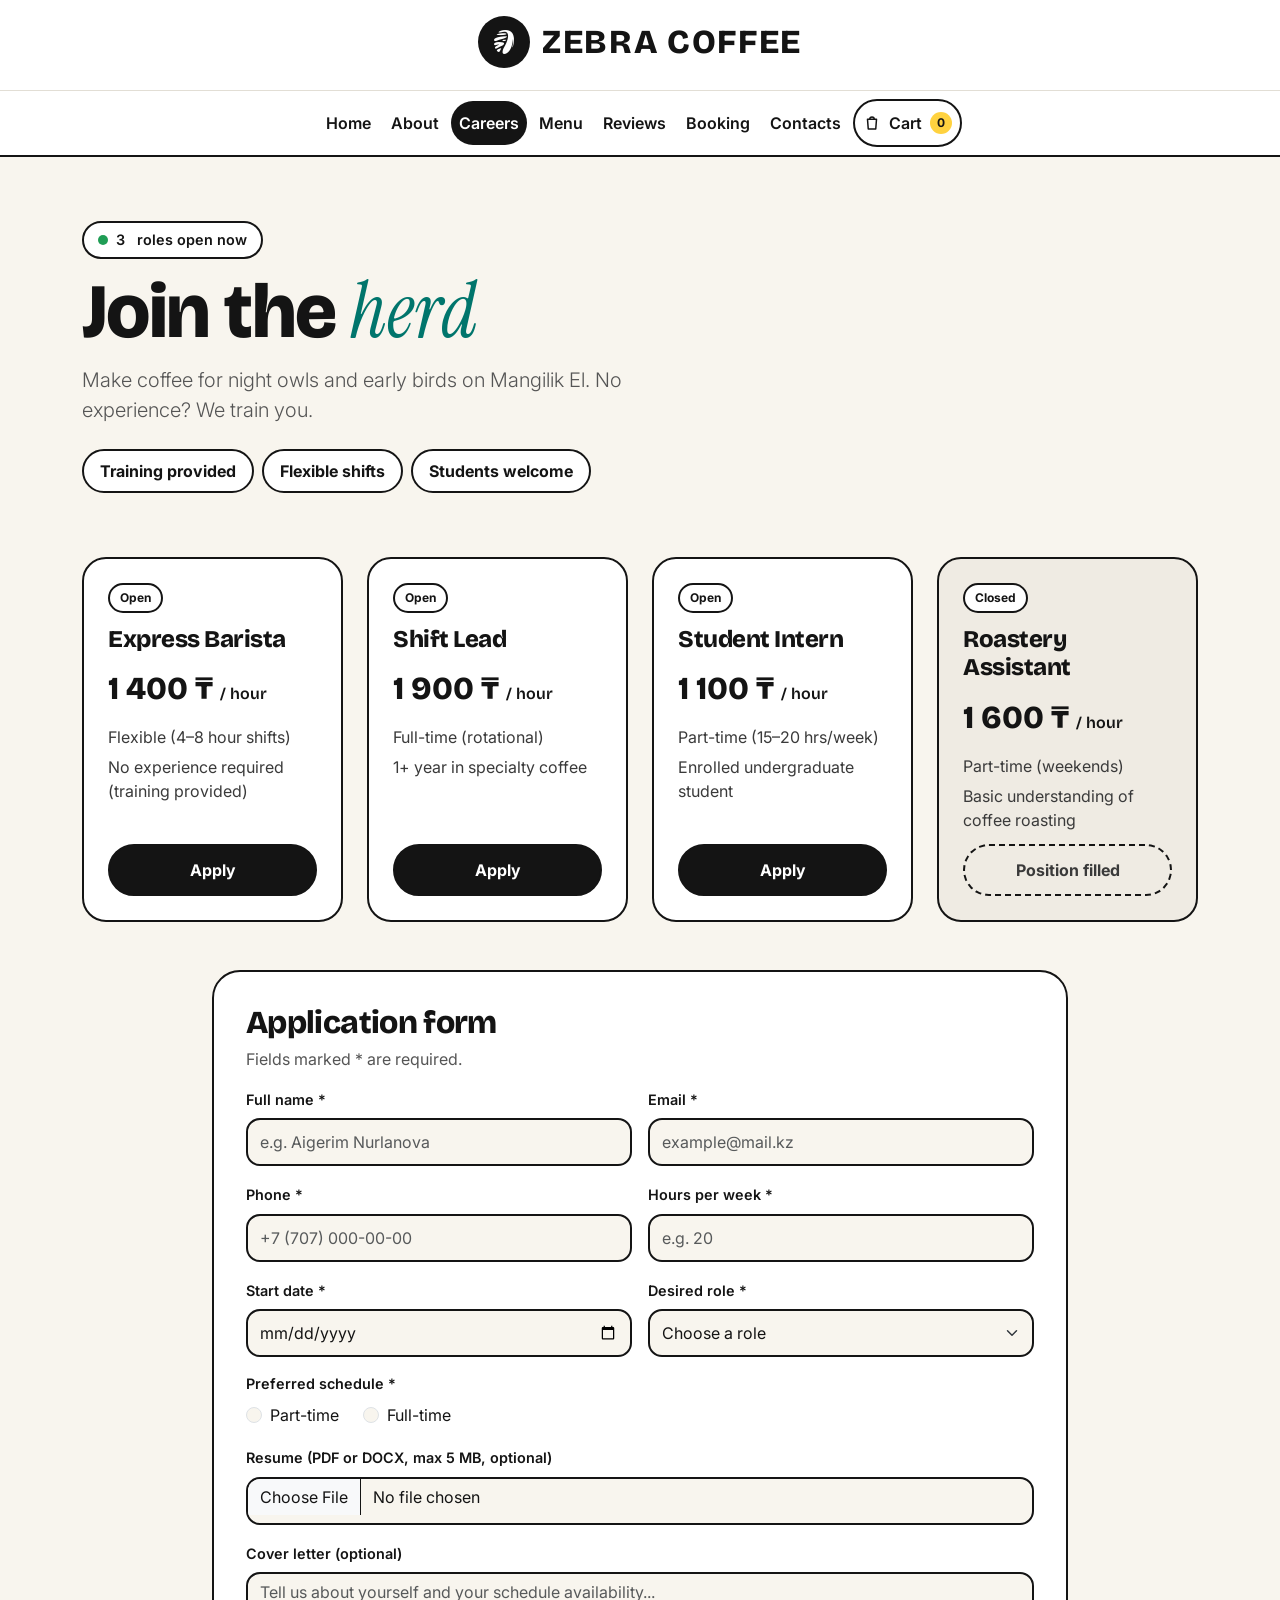
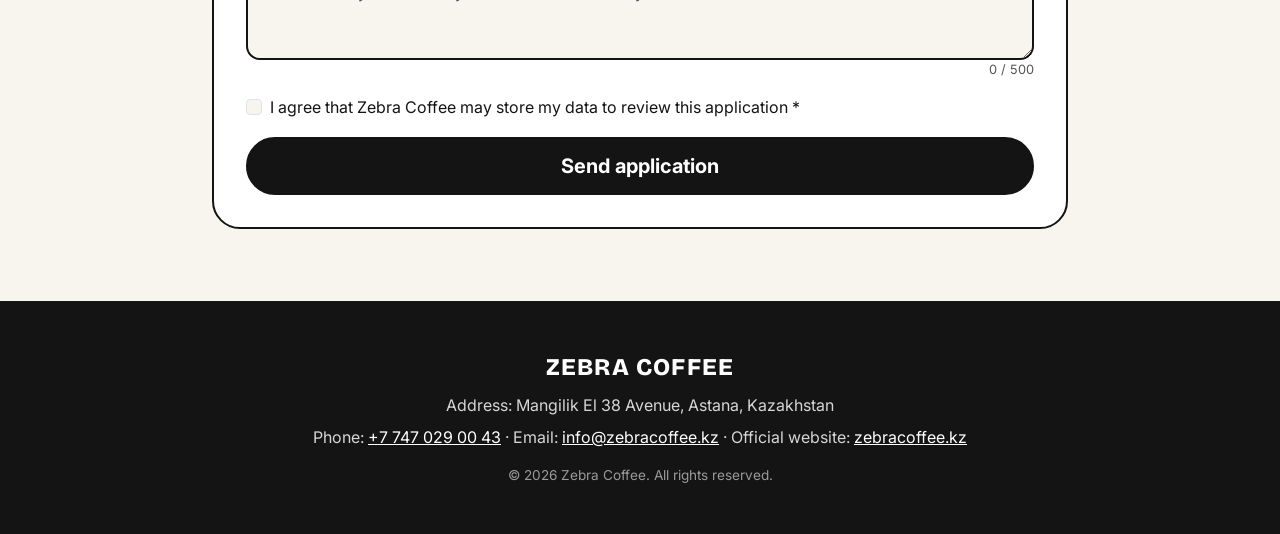
<file: career.html>
<!DOCTYPE html>
<html lang="en">
<head>
    <meta charset="UTF-8">
    <meta name="viewport" content="width=device-width, initial-scale=1">
    <title>Careers | Zebra Coffee</title>
    <meta name="description" content="Zebra Coffee — specialty coffee shop on Mangilik El 38, Astana. Open 24/7.">
    <link rel="icon" href="images/logo.png">

    <link href="https://cdn.jsdelivr.net/npm/bootstrap@5.3.3/dist/css/bootstrap.min.css" rel="stylesheet">

    <link rel="preconnect" href="https://fonts.googleapis.com">
    <link rel="preconnect" href="https://fonts.gstatic.com" crossorigin>
    <link href="https://fonts.googleapis.com/css2?family=Bricolage+Grotesque:wght@400;600;800&family=Inter:wght@400;500;600;700&family=Instrument+Serif:ital@1&family=JetBrains+Mono:wght@400;700&display=swap" rel="stylesheet">
    <link href="css/style.css" rel="stylesheet">
    <link href="css/homepage.css" rel="stylesheet">
</head>
<body>
    <a class="visually-hidden-focusable" href="#main">Skip to content</a>

    <header class="site-header" id="top">
        <div class="container py-3 text-center">
            <a href="index.html" class="brand-link">
                <img src="images/logo.png" alt="Zebra Coffee logo" class="brand-logo">
                <span class="brand-name">ZEBRA COFFEE</span>
            </a>
        </div>
    </header>


    <nav class="site-nav navbar navbar-expand-lg py-1" aria-label="Main">
        <div class="container">
            <button class="navbar-toggler mx-auto" type="button" data-bs-toggle="collapse" data-bs-target="#mainNav"
                    aria-controls="mainNav" aria-expanded="false" aria-label="Toggle navigation">
                <span class="navbar-toggler-icon"></span>
            </button>
            <div class="collapse navbar-collapse justify-content-center" id="mainNav">
                <ul class="navbar-nav align-items-center gap-1 py-2 py-lg-1">
                <li class="nav-item"><a class="nav-link" href="index.html">Home</a></li>
                <li class="nav-item"><a class="nav-link" href="about.html">About</a></li>
                <li class="nav-item"><a class="nav-link active" aria-current="page" href="career.html">Careers</a></li>
                <li class="nav-item"><a class="nav-link" href="menu.html">Menu</a></li>
                <li class="nav-item"><a class="nav-link" href="reviews.html">Reviews</a></li>
                <li class="nav-item"><a class="nav-link" href="booking.html">Booking</a></li>
                <li class="nav-item"><a class="nav-link" href="contacts.html">Contacts</a></li>
                <li class="nav-item">
                    <a class="nav-link cart-link" href="cart.html" aria-label="Cart">
                        <svg width="18" height="18" viewBox="0 0 24 24" fill="none" stroke="currentColor" stroke-width="2" stroke-linecap="round" stroke-linejoin="round" aria-hidden="true"><path d="M6 7h12l-1 13H7L6 7z"/><path d="M9 7a3 3 0 0 1 6 0"/></svg>
                        Cart <span class="cart-badge">0</span>
                    </a>
                </li>
                </ul>
            </div>
        </div>
    </nav>

    <main id="main">

        <section class="container py-5">
            <div class="d-flex flex-wrap justify-content-between align-items-end gap-4 py-lg-3">
                <div class="d-flex flex-column gap-3" style="max-width: 640px">
                    <span class="status-pill align-self-start"><span class="status-dot"></span><span id="open-count">0</span>&nbsp;roles open now</span>
                    <h1 class="page-title mb-0">Join the <span class="font-serif-italic text-teal">herd</span></h1>
                    <p class="lead text-muted-zebra mb-0">Make coffee for night owls and early birds on Mangilik El. No experience? We train you.</p>
                </div>
                <div class="d-flex flex-wrap gap-2">
                    <span class="tag fs-6 px-3 py-2">Training provided</span>
                    <span class="tag fs-6 px-3 py-2">Flexible shifts</span>
                    <span class="tag fs-6 px-3 py-2">Students welcome</span>
                </div>
            </div>
        </section>

        <section class="container pb-5">
            <div class="row g-4" id="vacancy-grid"></div>
        </section>

        <section class="container pb-5 mb-4" id="apply" style="max-width: 880px">
            <form class="zebra-form d-flex flex-column gap-3" id="career-form" novalidate>
                <div>
                    <h2 class="font-display h2 mb-1">Application form</h2>
                    <p class="text-muted-zebra mb-0">Fields marked * are required.</p>
                </div>

                <div class="chosen-role d-none" id="chosen-role" aria-live="polite"></div>
                <div class="form-alert d-none" role="alert">Please correct the fields marked in red.</div>

                <div class="row g-3">
                    <div class="col-md-6">
                        <label for="full-name" class="form-label">Full name *</label>
                        <input type="text" class="form-control" id="full-name" name="fullName" placeholder="e.g. Aigerim Nurlanova" autocomplete="name">
                        <div class="invalid-feedback" id="full-name-error"></div>
                    </div>
                    <div class="col-md-6">
                        <label for="email-addr" class="form-label">Email *</label>
                        <input type="email" class="form-control" id="email-addr" name="email" placeholder="example@mail.kz" autocomplete="email">
                        <div class="invalid-feedback" id="email-addr-error"></div>
                    </div>
                    <div class="col-md-6">
                        <label for="phone-num" class="form-label">Phone *</label>
                        <input type="tel" class="form-control" id="phone-num" name="phone" placeholder="+7 (707) 000-00-00" autocomplete="tel">
                        <div class="invalid-feedback" id="phone-num-error"></div>
                    </div>
                    <div class="col-md-6">
                        <label for="hours-available" class="form-label">Hours per week *</label>
                        <input type="number" class="form-control" id="hours-available" name="hours" min="10" max="40" placeholder="e.g. 20">
                        <div class="invalid-feedback" id="hours-available-error"></div>
                    </div>
                    <div class="col-md-6">
                        <label for="start-date" class="form-label">Start date *</label>
                        <input type="date" class="form-control" id="start-date" name="startDate">
                        <div class="invalid-feedback" id="start-date-error"></div>
                    </div>
                    <div class="col-md-6">
                        <label for="desired-role" class="form-label">Desired role *</label>
                        <select class="form-select" id="desired-role" name="role">
                            <option value="">Choose a role</option>
                        </select>
                        <div class="invalid-feedback" id="desired-role-error"></div>
                    </div>
                </div>

                <fieldset id="schedule-group">
                    <legend class="form-label mb-2">Preferred schedule *</legend>
                    <div class="d-flex flex-wrap gap-4">
                        <div class="form-check">
                            <input class="form-check-input" type="radio" name="schedule" id="schedPart" value="part-time">
                            <label class="form-check-label" for="schedPart">Part-time</label>
                        </div>
                        <div class="form-check">
                            <input class="form-check-input" type="radio" name="schedule" id="schedFull" value="full-time">
                            <label class="form-check-label" for="schedFull">Full-time</label>
                        </div>
                    </div>
                    <div class="invalid-feedback" id="schedule-group-error"></div>
                </fieldset>

                <div>
                    <label for="resume-file" class="form-label">Resume (PDF or DOCX, max 5 MB, optional)</label>
                    <input class="form-control" type="file" id="resume-file" name="resume" accept=".pdf,.docx">
                    <div class="invalid-feedback" id="resume-file-error"></div>
                </div>

                <div>
                    <label for="cover-letter" class="form-label">Cover letter (optional)</label>
                    <textarea class="form-control" id="cover-letter" name="coverLetter" rows="3" placeholder="Tell us about yourself and your schedule availability..."></textarea>
                    <div class="d-flex justify-content-between gap-3">
                        <div class="invalid-feedback" id="cover-letter-error"></div>
                        <span class="char-count ms-auto"><span id="cover-count">0</span> / 500</span>
                    </div>
                </div>

                <div class="form-check">
                    <input class="form-check-input" type="checkbox" id="terms" name="terms">
                    <label class="form-check-label" for="terms">I agree that Zebra Coffee may store my data to review this application *</label>
                    <div class="invalid-feedback" id="terms-error"></div>
                </div>

                <button type="submit" class="btn btn-zebra btn-lg">Send application</button>
            </form>
        </section>
    </main>

    <a href="#top" class="back-to-top" id="back-to-top">Back to top <span aria-hidden="true">↑</span></a>

    <div class="modal fade success-modal" id="successModal" tabindex="-1" aria-labelledby="successModalTitle" aria-hidden="true">
        <div class="modal-dialog modal-dialog-centered">
            <div class="modal-content">
                <div class="modal-body d-flex flex-column gap-3">
                    <div class="success-icon" aria-hidden="true">✓</div>
                    <h2 class="success-title font-display h3 mb-0" id="successModalTitle">Sent!</h2>
                    <div>
                        <div class="success-label eyebrow text-muted-zebra">Number</div>
                        <div class="success-number">—</div>
                    </div>
                    <p class="success-text mb-0"></p>
                    <div class="success-lines"></div>
                    <button type="button" class="btn btn-zebra" data-bs-dismiss="modal">Done</button>
                </div>
            </div>
        </div>
    </div>

    <footer class="site-footer">
        <div class="container py-5 text-center d-flex flex-column gap-2">
            <span class="font-display fs-4 text-white" style="letter-spacing: 0.05em">ZEBRA COFFEE</span>
            <span>Address: Mangilik El 38 Avenue, Astana, Kazakhstan</span>
            <span>
                Phone: <a href="tel:+77470290043">+7 747 029 00 43</a> ·
                Email: <a href="mailto:info@zebracoffee.kz">info@zebracoffee.kz</a> ·
                Official website: <a href="https://zebracoffee.kz" target="_blank" rel="noopener noreferrer">zebracoffee.kz</a>
            </span>
            <span class="footer-copy mt-2">&copy; 2026 Zebra Coffee. All rights reserved.</span>
        </div>
    </footer>

    <script src="https://code.jquery.com/jquery-3.7.1.min.js"></script>
    <script src="https://cdn.jsdelivr.net/npm/bootstrap@5.3.3/dist/js/bootstrap.bundle.min.js"></script>
    <script src="js/data.js"></script>
    <script src="js/cart.js"></script>
    <script src="js/main.js"></script>
    <script src="js/forms.js"></script>
    <script src="js/career.js"></script>
</body>
</html>
</file>
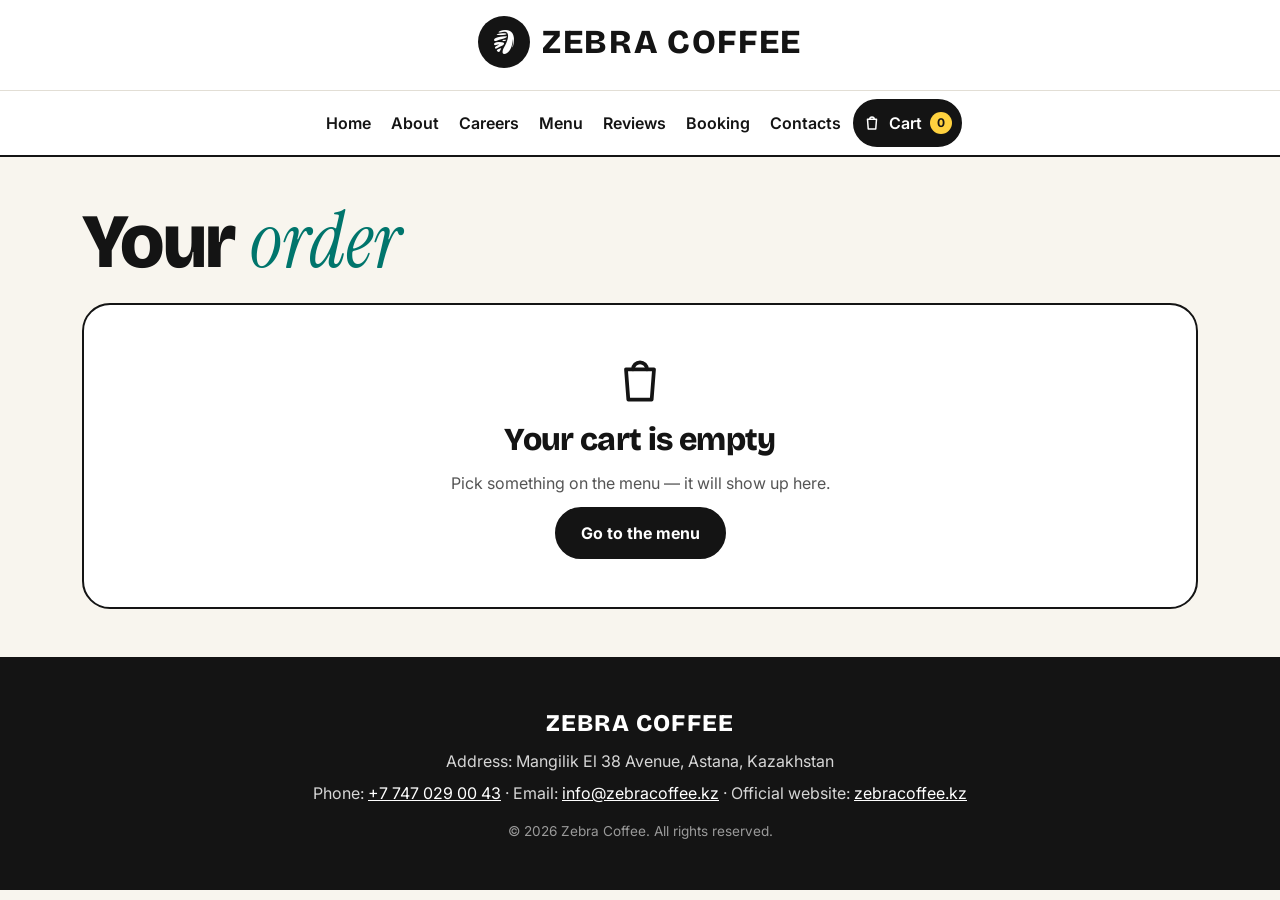
<file: cart.html>
<!DOCTYPE html>
<html lang="en">
<head>
    <meta charset="UTF-8">
    <meta name="viewport" content="width=device-width, initial-scale=1">
    <title>Cart | Zebra Coffee</title>
    <meta name="description" content="Zebra Coffee — specialty coffee shop on Mangilik El 38, Astana. Open 24/7.">
    <link rel="icon" href="images/logo.png">

    <link href="https://cdn.jsdelivr.net/npm/bootstrap@5.3.3/dist/css/bootstrap.min.css" rel="stylesheet">
    <!-- Fonts -->
    <link rel="preconnect" href="https://fonts.googleapis.com">
    <link rel="preconnect" href="https://fonts.gstatic.com" crossorigin>
    <link href="https://fonts.googleapis.com/css2?family=Bricolage+Grotesque:wght@400;600;800&family=Inter:wght@400;500;600;700&family=Instrument+Serif:ital@1&family=JetBrains+Mono:wght@400;700&display=swap" rel="stylesheet">
    <link href="css/style.css" rel="stylesheet">
    <link href="css/menu.css" rel="stylesheet">
</head>
<body>
    <a class="visually-hidden-focusable" href="#main">Skip to content</a>

    <header class="site-header" id="top">
        <div class="container py-3 text-center">
            <a href="index.html" class="brand-link">
                <img src="images/logo.png" alt="Zebra Coffee logo" class="brand-logo">
                <span class="brand-name">ZEBRA COFFEE</span>
            </a>
        </div>
    </header>

    <nav class="site-nav navbar navbar-expand-lg py-1" aria-label="Main">
        <div class="container">
            <button class="navbar-toggler mx-auto" type="button" data-bs-toggle="collapse" data-bs-target="#mainNav"
                    aria-controls="mainNav" aria-expanded="false" aria-label="Toggle navigation">
                <span class="navbar-toggler-icon"></span>
            </button>
            <div class="collapse navbar-collapse justify-content-center" id="mainNav">
                <ul class="navbar-nav align-items-center gap-1 py-2 py-lg-1">
                <li class="nav-item"><a class="nav-link" href="index.html">Home</a></li>
                <li class="nav-item"><a class="nav-link" href="about.html">About</a></li>
                <li class="nav-item"><a class="nav-link" href="career.html">Careers</a></li>
                <li class="nav-item"><a class="nav-link" href="menu.html">Menu</a></li>
                <li class="nav-item"><a class="nav-link" href="reviews.html">Reviews</a></li>
                <li class="nav-item"><a class="nav-link" href="booking.html">Booking</a></li>
                <li class="nav-item"><a class="nav-link" href="contacts.html">Contacts</a></li>
                <li class="nav-item">
                    <a class="nav-link cart-link active" aria-current="page" href="cart.html" aria-label="Cart">
                        <svg width="18" height="18" viewBox="0 0 24 24" fill="none" stroke="currentColor" stroke-width="2" stroke-linecap="round" stroke-linejoin="round" aria-hidden="true"><path d="M6 7h12l-1 13H7L6 7z"/><path d="M9 7a3 3 0 0 1 6 0"/></svg>
                        Cart <span class="cart-badge">0</span>
                    </a>
                </li>
                </ul>
            </div>
        </div>
    </nav>

    <main id="main">

       
        <section class="container py-5" id="cart-view">
            <h1 class="page-title mb-4">Your <span class="font-serif-italic text-teal">order</span></h1>

            <div class="cart-empty d-none" id="cart-empty">
                <svg width="56" height="56" viewBox="0 0 24 24" fill="none" stroke="currentColor" stroke-width="1.6" stroke-linecap="round" stroke-linejoin="round" aria-hidden="true"><path d="M6 7h12l-1 13H7L6 7z"/><path d="M9 7a3 3 0 0 1 6 0"/></svg>
                <h2 class="font-display h2 mb-0">Your cart is empty</h2>
                <p class="text-muted-zebra mb-0">Pick something on the menu — it will show up here.</p>
                <a href="menu.html" class="btn btn-zebra">Go to the menu</a>
            </div>

            <div class="row g-4 align-items-start" id="cart-full">
                <div class="col-lg-8 d-flex flex-column gap-4">

                    <div class="cart-lines" id="cart-lines"></div>

                    <div class="cart-box">
                        <div class="d-flex justify-content-between flex-wrap gap-2 fw-semibold mb-2">
                            <span id="progress-text"></span>
                            <span>5 000 ₸</span>
                        </div>
                        <div class="progress zebra-progress" role="progressbar" aria-label="Progress to 10% discount" aria-valuemin="0" aria-valuemax="5000" aria-valuenow="0" id="discount-progress">
                            <div class="progress-bar" id="discount-bar" style="width: 0%"></div>
                        </div>
                    </div>

                    <form class="zebra-form d-flex flex-column gap-3" id="order-form" novalidate>
                        <h2 class="font-display h3 mb-0">Pickup details</h2>
                        <div class="form-alert d-none" role="alert">Please correct the fields marked in red.</div>
                        <div class="row g-3">
                            <div class="col-md-6">
                                <label for="order-name" class="form-label">Name *</label>
                                <input type="text" id="order-name" class="form-control" autocomplete="given-name">
                                <div class="invalid-feedback" id="order-name-error"></div>
                            </div>
                            <div class="col-md-6">
                                <label for="order-phone" class="form-label">Phone *</label>
                                <input type="tel" id="order-phone" class="form-control" placeholder="+7 7__ ___ __ __" autocomplete="tel">
                                <div class="invalid-feedback" id="order-phone-error"></div>
                            </div>
                            <div class="col-md-6">
                                <label for="order-time" class="form-label">Pickup time *</label>
                                <select id="order-time" class="form-select">
                                    <option value="">Choose a time</option>
                                </select>
                                <div class="form-text">Earliest in 15 minutes</div>
                                <div class="invalid-feedback" id="order-time-error"></div>
                            </div>
                            <div class="col-md-6">
                                <fieldset id="order-place-group">
                                    <legend class="form-label mb-2">Where</legend>
                                    <div class="d-flex flex-wrap gap-4 pt-1">
                                        <div class="form-check">
                                            <input class="form-check-input" type="radio" name="order-place" id="place-here" value="here">
                                            <label class="form-check-label" for="place-here">Here, at a table</label>
                                        </div>
                                        <div class="form-check">
                                            <input class="form-check-input" type="radio" name="order-place" id="place-away" value="away" checked>
                                            <label class="form-check-label" for="place-away">Takeaway</label>
                                        </div>
                                    </div>
                                </fieldset>
                            </div>
                        </div>
                        <button type="submit" class="btn btn-zebra btn-lg" id="place-order">Place order</button>
                    </form>
                </div>

                <aside class="col-lg-4">
                    <div class="summary-card">
                        <h2 class="font-display h3">Summary</h2>
                        <div class="d-flex justify-content-between"><span>Subtotal</span><span id="sum-subtotal">0 ₸</span></div>
                        <div class="d-flex justify-content-between discount-row" id="promo-row"><span id="promo-name">Promo code</span><span id="sum-promo">—</span></div>
                        <div class="d-flex justify-content-between discount-row" id="big-row"><span>10% from 5 000 ₸</span><span id="sum-big">—</span></div>
                        <div class="summary-total">
                            <span class="fw-bold">Total</span>
                            <span class="font-display" id="sum-total">0 ₸</span>
                        </div>

                        <form class="d-flex flex-column gap-2 mt-2" id="promo-form" novalidate>
                            <label for="promo-code" class="fw-semibold small">Promo code from the home page</label>
                            <div class="d-flex gap-2">
                                <input type="text" id="promo-code" class="form-control promo-input" placeholder="ZEB-0000" autocomplete="off">
                                <button type="submit" class="btn btn-promo">Apply</button>
                            </div>
                            <span class="small promo-message" id="promo-message" aria-live="polite"></span>
                        </form>
                        <p class="small promo-note mb-0">The promo code takes a discount off the drink of the day. Orders from 5 000 ₸ get another 10% off everything.</p>
                    </div>
                </aside>
            </div>
        </section>

        <section class="container py-5 d-none" id="receipt-view">
            <div class="row g-5 align-items-center">
                <div class="col-lg-6 d-flex flex-column gap-3">
                    <span class="tag align-self-start fs-6 px-3 py-2" style="background: var(--zebra-teal-light); border-color: var(--zebra-teal)">✓ Order accepted</span>
                    <h1 class="page-title mb-0">See you <span class="font-serif-italic text-teal">at <span id="receipt-time-title"></span></span></h1>
                    <p class="lead text-muted-zebra mb-0">Say the order number at the counter on Mangilik El 38 — it will be waiting for you. Pay at pickup.</p>
                    <a href="menu.html" class="btn btn-zebra btn-lg align-self-start">Order something else</a>
                </div>
                <div class="col-lg-6">
                    <div class="receipt font-mono">
                        <div class="text-center">
                            <div class="font-display fs-4" style="letter-spacing: 0.06em">ZEBRA COFFEE</div>
                            <div class="small">Mangilik El 38 · Astana · 24/7</div>
                        </div>
                        <hr class="receipt-line">
                        <div class="receipt-row"><span>ORDER</span><strong class="fs-5" id="receipt-number"></strong></div>
                        <div class="receipt-row"><span>PICKUP</span><span id="receipt-pickup"></span></div>
                        <div class="receipt-row"><span>NAME</span><span id="receipt-name"></span></div>
                        <hr class="receipt-line">
                        <div id="receipt-lines"></div>
                        <hr class="receipt-line">
                        <div class="receipt-row"><span>SUBTOTAL</span><span id="receipt-subtotal"></span></div>
                        <div class="receipt-row"><span id="receipt-promo-name">PROMO</span><span id="receipt-promo"></span></div>
                        <div class="receipt-row"><span>DISCOUNT −10%</span><span id="receipt-big"></span></div>
                        <div class="receipt-row align-items-baseline"><strong>TOTAL</strong><strong class="fs-4" id="receipt-total"></strong></div>
                        <div class="text-center small mt-2">thank you, night owl</div>
                    </div>
                    <div class="receipt-edge" aria-hidden="true"></div>
                </div>
            </div>
        </section>
    </main>

    <a href="#top" class="back-to-top" id="back-to-top">Back to top <span aria-hidden="true">↑</span></a>

    <div class="modal fade success-modal" id="successModal" tabindex="-1" aria-labelledby="successModalTitle" aria-hidden="true">
        <div class="modal-dialog modal-dialog-centered">
            <div class="modal-content">
                <div class="modal-body d-flex flex-column gap-3">
                    <div class="success-icon" aria-hidden="true">✓</div>
                    <h2 class="success-title font-display h3 mb-0" id="successModalTitle">Sent!</h2>
                    <div>
                        <div class="success-label eyebrow text-muted-zebra">Number</div>
                        <div class="success-number">—</div>
                    </div>
                    <p class="success-text mb-0"></p>
                    <div class="success-lines"></div>
                    <button type="button" class="btn btn-zebra" data-bs-dismiss="modal">Done</button>
                </div>
            </div>
        </div>
    </div>

    <footer class="site-footer">
        <div class="container py-5 text-center d-flex flex-column gap-2">
            <span class="font-display fs-4 text-white" style="letter-spacing: 0.05em">ZEBRA COFFEE</span>
            <span>Address: Mangilik El 38 Avenue, Astana, Kazakhstan</span>
            <span>
                Phone: <a href="tel:+77470290043">+7 747 029 00 43</a> ·
                Email: <a href="mailto:info@zebracoffee.kz">info@zebracoffee.kz</a> ·
                Official website: <a href="https://zebracoffee.kz" target="_blank" rel="noopener noreferrer">zebracoffee.kz</a>
            </span>
            <span class="footer-copy mt-2">&copy; 2026 Zebra Coffee. All rights reserved.</span>
        </div>
    </footer>

    <script src="https://code.jquery.com/jquery-3.7.1.min.js"></script>
    <script src="https://cdn.jsdelivr.net/npm/bootstrap@5.3.3/dist/js/bootstrap.bundle.min.js"></script>
    <script src="js/data.js"></script>
    <script src="js/cart.js"></script>
    <script src="js/main.js"></script>
    <script src="js/forms.js"></script>
    <script src="js/cart-page.js"></script>
</body>
</html>
</file>
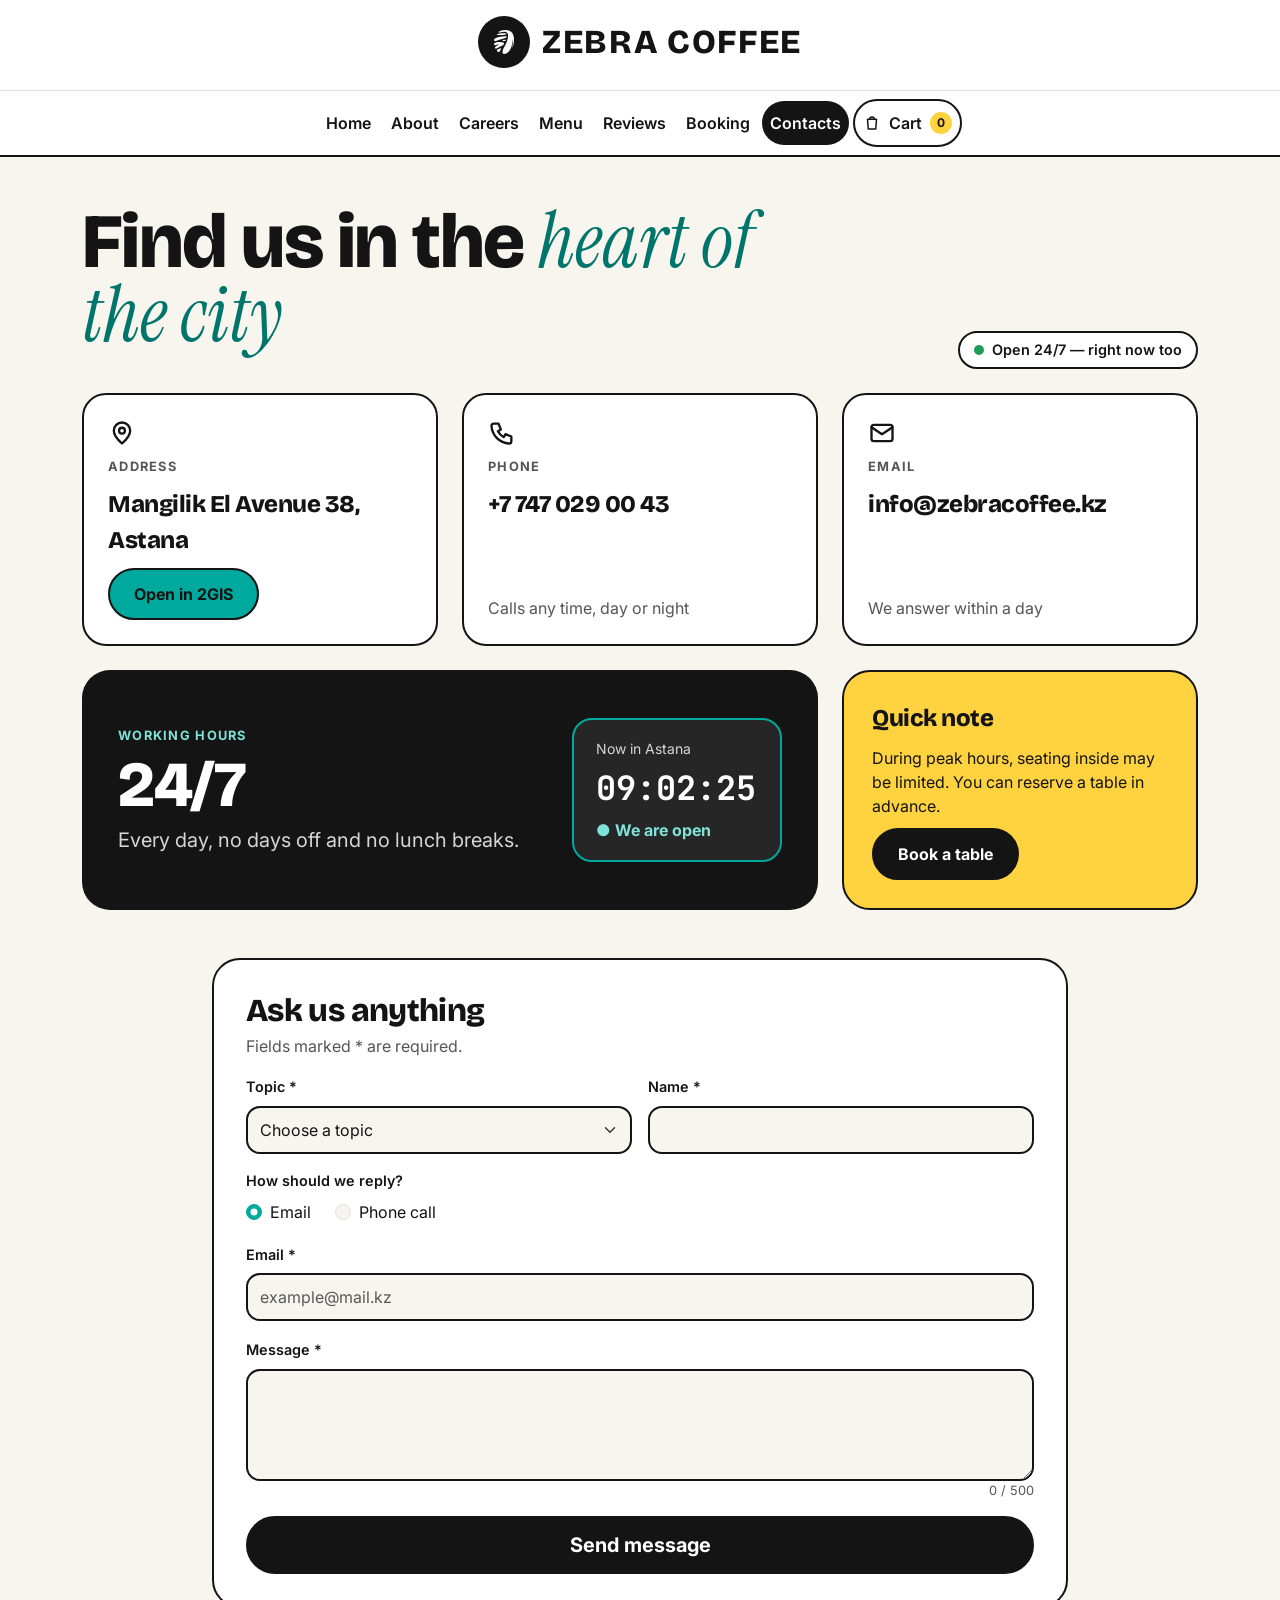
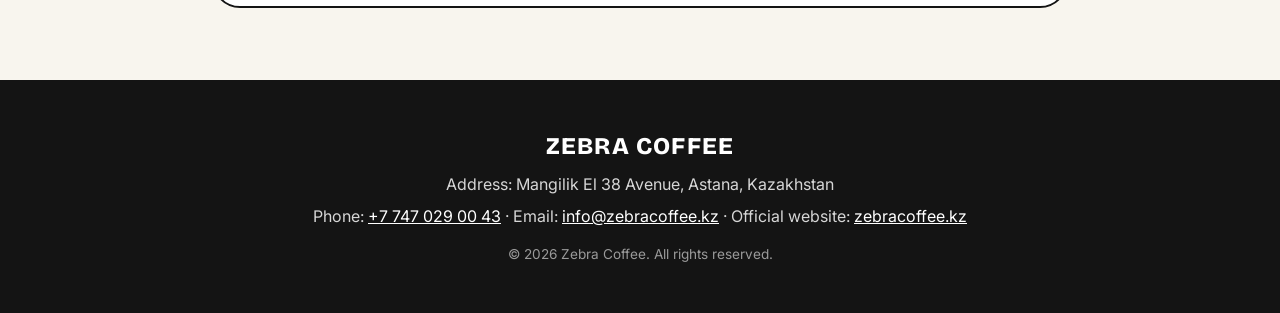
<file: contacts.html>
<!DOCTYPE html>
<html lang="en">
<head>
    <meta charset="UTF-8">
    <meta name="viewport" content="width=device-width, initial-scale=1">
    <title>Contacts | Zebra Coffee</title>
    <meta name="description" content="Zebra Coffee — specialty coffee shop on Mangilik El 38, Astana. Open 24/7.">
    <link rel="icon" href="images/logo.png">


    <link href="https://cdn.jsdelivr.net/npm/bootstrap@5.3.3/dist/css/bootstrap.min.css" rel="stylesheet">

    <link rel="preconnect" href="https://fonts.googleapis.com">
    <link rel="preconnect" href="https://fonts.gstatic.com" crossorigin>
    <link href="https://fonts.googleapis.com/css2?family=Bricolage+Grotesque:wght@400;600;800&family=Inter:wght@400;500;600;700&family=Instrument+Serif:ital@1&family=JetBrains+Mono:wght@400;700&display=swap" rel="stylesheet">

    <link href="css/style.css" rel="stylesheet">
    <link href="css/booking.css" rel="stylesheet">
</head>
<body>
    <a class="visually-hidden-focusable" href="#main">Skip to content</a>

    <header class="site-header" id="top">
        <div class="container py-3 text-center">
            <a href="index.html" class="brand-link">
                <img src="images/logo.png" alt="Zebra Coffee logo" class="brand-logo">
                <span class="brand-name">ZEBRA COFFEE</span>
            </a>
        </div>
    </header>

    <nav class="site-nav navbar navbar-expand-lg py-1" aria-label="Main">
        <div class="container">
            <button class="navbar-toggler mx-auto" type="button" data-bs-toggle="collapse" data-bs-target="#mainNav"
                    aria-controls="mainNav" aria-expanded="false" aria-label="Toggle navigation">
                <span class="navbar-toggler-icon"></span>
            </button>
            <div class="collapse navbar-collapse justify-content-center" id="mainNav">
                <ul class="navbar-nav align-items-center gap-1 py-2 py-lg-1">
                <li class="nav-item"><a class="nav-link" href="index.html">Home</a></li>
                <li class="nav-item"><a class="nav-link" href="about.html">About</a></li>
                <li class="nav-item"><a class="nav-link" href="career.html">Careers</a></li>
                <li class="nav-item"><a class="nav-link" href="menu.html">Menu</a></li>
                <li class="nav-item"><a class="nav-link" href="reviews.html">Reviews</a></li>
                <li class="nav-item"><a class="nav-link" href="booking.html">Booking</a></li>
                <li class="nav-item"><a class="nav-link active" aria-current="page" href="contacts.html">Contacts</a></li>
                <li class="nav-item">
                    <a class="nav-link cart-link" href="cart.html" aria-label="Cart">
                        <svg width="18" height="18" viewBox="0 0 24 24" fill="none" stroke="currentColor" stroke-width="2" stroke-linecap="round" stroke-linejoin="round" aria-hidden="true"><path d="M6 7h12l-1 13H7L6 7z"/><path d="M9 7a3 3 0 0 1 6 0"/></svg>
                        Cart <span class="cart-badge">0</span>
                    </a>
                </li>
                </ul>
            </div>
        </div>
    </nav>

    <main id="main">

        <section class="container pt-5 pb-4">
            <div class="d-flex flex-wrap justify-content-between align-items-end gap-4">
                <div style="max-width: 720px">
                    <h1 class="page-title mb-3">Find us in the <span class="font-serif-italic text-teal">heart of the city</span></h1>
                </div>
                <span class="status-pill"><span class="status-dot"></span>Open 24/7 — right now too</span>
            </div>
        </section>

        <section class="container pb-4">
            <div class="row g-4">
                <div class="col-md-4">
                    <div class="contact-card">
                        <svg width="28" height="28" viewBox="0 0 24 24" fill="none" stroke="currentColor" stroke-width="2" stroke-linecap="round" stroke-linejoin="round" aria-hidden="true"><path d="M12 21s-7-6.2-7-11a7 7 0 0 1 14 0c0 4.8-7 11-7 11z"/><circle cx="12" cy="10" r="2.5"/></svg>
                        <span class="eyebrow text-muted-zebra">Address</span>
                        <span class="font-display fs-4">Mangilik El Avenue 38, Astana</span>
                        <a href="https://2gis.kz/astana/geo/70000001045554424" target="_blank" rel="noopener noreferrer" class="btn btn-zebra-teal align-self-start mt-auto">Open in 2GIS</a>
                    </div>
                </div>
                <div class="col-md-4">
                    <div class="contact-card">
                        <svg width="28" height="28" viewBox="0 0 24 24" fill="none" stroke="currentColor" stroke-width="2" stroke-linecap="round" stroke-linejoin="round" aria-hidden="true"><path d="M5 4h4l2 5-2.5 1.5a11 11 0 0 0 5 5L15 13l5 2v4a2 2 0 0 1-2 2A16 16 0 0 1 3 6a2 2 0 0 1 2-2"/></svg>
                        <span class="eyebrow text-muted-zebra">Phone</span>
                        <a href="tel:+77470290043" class="font-display fs-4 text-decoration-none">+7 747 029 00 43</a>
                        <span class="text-muted-zebra mt-auto">Calls any time, day or night</span>
                    </div>
                </div>
                <div class="col-md-4">
                    <div class="contact-card">
                        <svg width="28" height="28" viewBox="0 0 24 24" fill="none" stroke="currentColor" stroke-width="2" stroke-linecap="round" stroke-linejoin="round" aria-hidden="true"><rect x="3" y="5" width="18" height="14" rx="2"/><path d="M3 7l9 6 9-6"/></svg>
                        <span class="eyebrow text-muted-zebra">Email</span>
                        <a href="mailto:info@zebracoffee.kz" class="font-display fs-4 text-decoration-none">info@zebracoffee.kz</a>
                        <span class="text-muted-zebra mt-auto">We answer within a day</span>
                    </div>
                </div>
            </div>
        </section>

        <section class="container pb-4">
            <div class="row g-4">
                <div class="col-lg-8">
                    <div class="hours-box">
                        <div class="d-flex flex-column gap-2">
                            <span class="eyebrow" style="color: #7FE3DA">Working hours</span>
                            <span class="font-display hours-big">24/7</span>
                            <span class="text-light-grey fs-5">Every day, no days off and no lunch breaks.</span>
                        </div>
                        <div class="clock-box">
                            <span class="small text-light-grey">Now in Astana</span>
                            <span class="font-mono clock" id="astana-clock">--:--:--</span>
                            <span class="fw-bold" style="color: #7FE3DA">● We are open</span>
                        </div>
                    </div>
                </div>
                <div class="col-lg-4">
                    <div class="note-box">
                        <strong class="font-display fs-4">Quick note</strong>
                        <span>During peak hours, seating inside may be limited. You can reserve a table in advance.</span>
                        <a href="booking.html" class="btn btn-zebra align-self-start mt-auto">Book a table</a>
                    </div>
                </div>
            </div>
        </section>

        <section class="container py-4 mb-5" style="max-width: 880px">
            <form class="zebra-form d-flex flex-column gap-3" id="contact-form" novalidate>
                <div>
                    <h2 class="font-display h2 mb-1">Ask us anything</h2>
                    <p class="text-muted-zebra mb-0">Fields marked * are required.</p>
                </div>
                <div class="form-alert d-none" role="alert">Please correct the fields marked in red.</div>

                <div class="row g-3">
                    <div class="col-md-6">
                        <label for="contact-topic" class="form-label">Topic *</label>
                        <select id="contact-topic" class="form-select">
                            <option value="">Choose a topic</option>
                            <option value="general">General question</option>
                            <option value="booking">Booking</option>
                            <option value="feedback">Feedback</option>
                            <option value="lost">Lost item</option>
                            <option value="careers">Careers</option>
                            <option value="partner">Partnership</option>
                        </select>
                        <div class="invalid-feedback" id="contact-topic-error"></div>
                    </div>
                    <div class="col-md-6">
                        <label for="contact-name" class="form-label">Name *</label>
                        <input type="text" id="contact-name" class="form-control" autocomplete="name">
                        <div class="invalid-feedback" id="contact-name-error"></div>
                    </div>
                </div>

                <fieldset>
                    <legend class="form-label mb-2">How should we reply?</legend>
                    <div class="d-flex flex-wrap gap-4">
                        <div class="form-check">
                            <input class="form-check-input" type="radio" name="reply-method" id="reply-email" value="email" checked>
                            <label class="form-check-label" for="reply-email">Email</label>
                        </div>
                        <div class="form-check">
                            <input class="form-check-input" type="radio" name="reply-method" id="reply-phone" value="phone">
                            <label class="form-check-label" for="reply-phone">Phone call</label>
                        </div>
                    </div>
                </fieldset>

                <div id="email-block">
                    <label for="contact-email" class="form-label">Email *</label>
                    <input type="email" id="contact-email" class="form-control" placeholder="example@mail.kz" autocomplete="email">
                    <div class="invalid-feedback" id="contact-email-error"></div>
                </div>
                <div id="phone-block" class="d-none">
                    <label for="contact-phone" class="form-label">Phone *</label>
                    <input type="tel" id="contact-phone" class="form-control" placeholder="+7 7__ ___ __ __" autocomplete="tel">
                    <div class="invalid-feedback" id="contact-phone-error"></div>
                </div>

                <div>
                    <label for="contact-message" class="form-label">Message *</label>
                    <textarea id="contact-message" class="form-control" rows="4"></textarea>
                    <div class="d-flex justify-content-between gap-3">
                        <div class="invalid-feedback" id="contact-message-error"></div>
                        <span class="char-count ms-auto"><span id="message-count">0</span> / 500</span>
                    </div>
                </div>

                <button type="submit" class="btn btn-zebra btn-lg">Send message</button>
            </form>
        </section>
    </main>

    <a href="#top" class="back-to-top" id="back-to-top">Back to top <span aria-hidden="true">↑</span></a>

    <div class="modal fade success-modal" id="successModal" tabindex="-1" aria-labelledby="successModalTitle" aria-hidden="true">
        <div class="modal-dialog modal-dialog-centered">
            <div class="modal-content">
                <div class="modal-body d-flex flex-column gap-3">
                    <div class="success-icon" aria-hidden="true">✓</div>
                    <h2 class="success-title font-display h3 mb-0" id="successModalTitle">Sent!</h2>
                    <div>
                        <div class="success-label eyebrow text-muted-zebra">Number</div>
                        <div class="success-number">—</div>
                    </div>
                    <p class="success-text mb-0"></p>
                    <div class="success-lines"></div>
                    <button type="button" class="btn btn-zebra" data-bs-dismiss="modal">Done</button>
                </div>
            </div>
        </div>
    </div>

    <footer class="site-footer">
        <div class="container py-5 text-center d-flex flex-column gap-2">
            <span class="font-display fs-4 text-white" style="letter-spacing: 0.05em">ZEBRA COFFEE</span>
            <span>Address: Mangilik El 38 Avenue, Astana, Kazakhstan</span>
            <span>
                Phone: <a href="tel:+77470290043">+7 747 029 00 43</a> ·
                Email: <a href="mailto:info@zebracoffee.kz">info@zebracoffee.kz</a> ·
                Official website: <a href="https://zebracoffee.kz" target="_blank" rel="noopener noreferrer">zebracoffee.kz</a>
            </span>
            <span class="footer-copy mt-2">&copy; 2026 Zebra Coffee. All rights reserved.</span>
        </div>
    </footer>

    <script src="https://code.jquery.com/jquery-3.7.1.min.js"></script>
    <script src="https://cdn.jsdelivr.net/npm/bootstrap@5.3.3/dist/js/bootstrap.bundle.min.js"></script>

    <script src="js/data.js"></script>
    <script src="js/cart.js"></script>
    <script src="js/main.js"></script>
    <script src="js/forms.js"></script>
    <script src="js/contacts.js"></script>
</body>
</html>
</file>
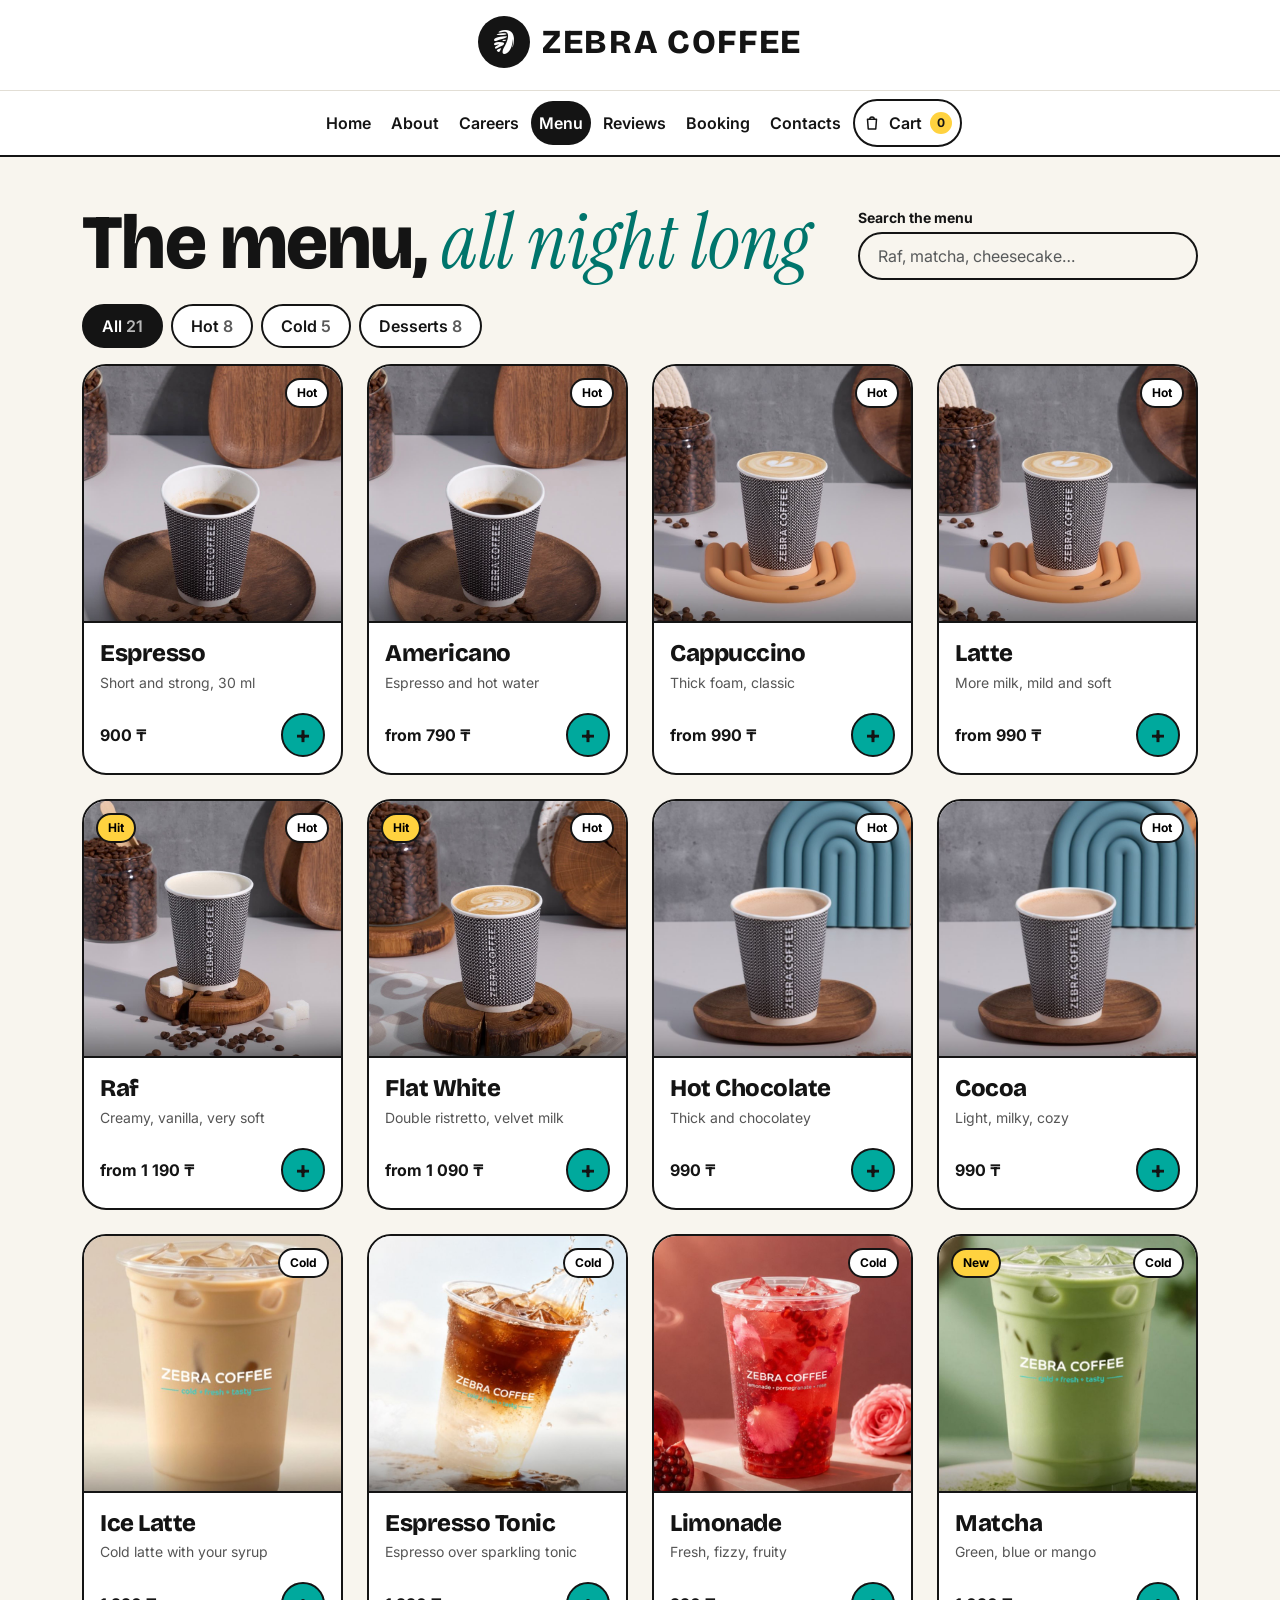
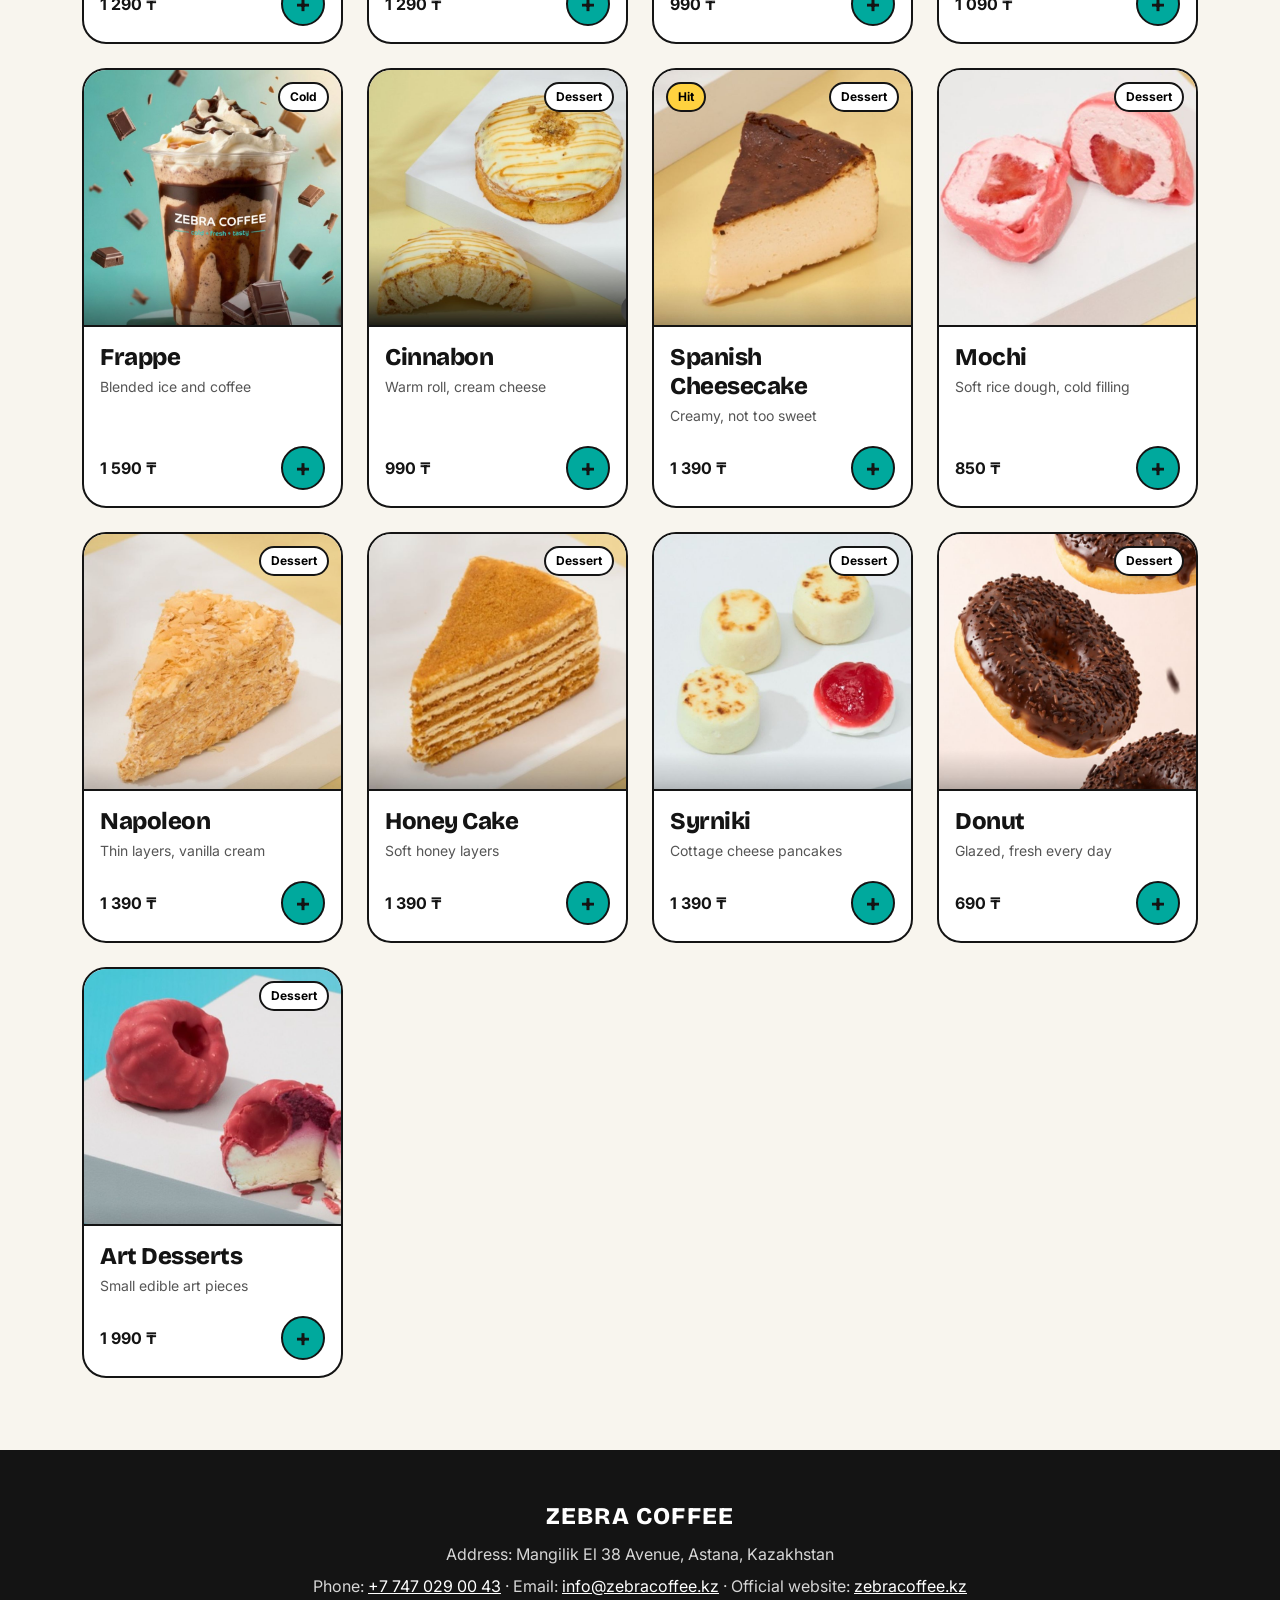
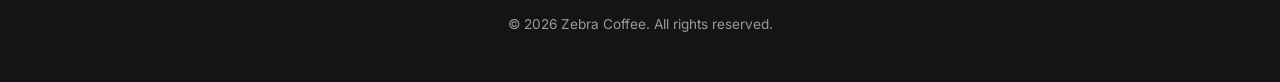
<file: menu.html>
<!DOCTYPE html>
<html lang="en">
<head>
    <meta charset="UTF-8">
    <meta name="viewport" content="width=device-width, initial-scale=1">
    <title>Menu | Zebra Coffee</title>
    <meta name="description" content="Zebra Coffee — specialty coffee shop on Mangilik El 38, Astana. Open 24/7.">
    <link rel="icon" href="images/logo.png">

    <link href="https://cdn.jsdelivr.net/npm/bootstrap@5.3.3/dist/css/bootstrap.min.css" rel="stylesheet">
    <link rel="preconnect" href="https://fonts.googleapis.com">
    <link rel="preconnect" href="https://fonts.gstatic.com" crossorigin>
    <link href="https://fonts.googleapis.com/css2?family=Bricolage+Grotesque:wght@400;600;800&family=Inter:wght@400;500;600;700&family=Instrument+Serif:ital@1&family=JetBrains+Mono:wght@400;700&display=swap" rel="stylesheet">
    <link href="css/style.css" rel="stylesheet">
    <link href="css/menu.css" rel="stylesheet">
</head>
<body>
    <a class="visually-hidden-focusable" href="#main">Skip to content</a>

    <header class="site-header" id="top">
        <div class="container py-3 text-center">
            <a href="index.html" class="brand-link">
                <img src="images/logo.png" alt="Zebra Coffee logo" class="brand-logo">
                <span class="brand-name">ZEBRA COFFEE</span>
            </a>
        </div>
    </header>

    <nav class="site-nav navbar navbar-expand-lg py-1" aria-label="Main">
        <div class="container">
            <button class="navbar-toggler mx-auto" type="button" data-bs-toggle="collapse" data-bs-target="#mainNav"
                    aria-controls="mainNav" aria-expanded="false" aria-label="Toggle navigation">
                <span class="navbar-toggler-icon"></span>
            </button>
            <div class="collapse navbar-collapse justify-content-center" id="mainNav">
                <ul class="navbar-nav align-items-center gap-1 py-2 py-lg-1">
                <li class="nav-item"><a class="nav-link" href="index.html">Home</a></li>
                <li class="nav-item"><a class="nav-link" href="about.html">About</a></li>
                <li class="nav-item"><a class="nav-link" href="career.html">Careers</a></li>
                <li class="nav-item"><a class="nav-link active" aria-current="page" href="menu.html">Menu</a></li>
                <li class="nav-item"><a class="nav-link" href="reviews.html">Reviews</a></li>
                <li class="nav-item"><a class="nav-link" href="booking.html">Booking</a></li>
                <li class="nav-item"><a class="nav-link" href="contacts.html">Contacts</a></li>
                <li class="nav-item">
                    <a class="nav-link cart-link" href="cart.html" aria-label="Cart">
                        <svg width="18" height="18" viewBox="0 0 24 24" fill="none" stroke="currentColor" stroke-width="2" stroke-linecap="round" stroke-linejoin="round" aria-hidden="true"><path d="M6 7h12l-1 13H7L6 7z"/><path d="M9 7a3 3 0 0 1 6 0"/></svg>
                        Cart <span class="cart-badge">0</span>
                    </a>
                </li>
                </ul>
            </div>
        </div>
    </nav>

    <main id="main">

        <section class="container pt-5 pb-3">
            <div class="d-flex flex-wrap justify-content-between align-items-end gap-4 mb-4">
                <h1 class="page-title mb-0">The menu, <span class="font-serif-italic text-teal">all night long</span></h1>
                <div class="menu-search">
                    <label for="menu-search" class="form-label fw-bold small mb-1">Search the menu</label>
                    <input type="search" id="menu-search" class="form-control" placeholder="Raf, matcha, cheesecake…" autocomplete="off">
                </div>
            </div>

            <div class="d-flex flex-wrap gap-2" id="category-pills" role="group" aria-label="Category">
                <button type="button" class="pill-btn active" data-category="all" aria-pressed="true">All <span class="pill-count"></span></button>
                <button type="button" class="pill-btn" data-category="hot" aria-pressed="false">Hot <span class="pill-count"></span></button>
                <button type="button" class="pill-btn" data-category="cold" aria-pressed="false">Cold <span class="pill-count"></span></button>
                <button type="button" class="pill-btn" data-category="desserts" aria-pressed="false">Desserts <span class="pill-count"></span></button>
            </div>
        </section>

        <section class="container pb-5 mb-4">
            <p class="visually-hidden" aria-live="polite" id="menu-result-text"></p>
            <div class="row g-4" id="menu-grid"></div>

            <div class="empty-state d-none" id="menu-empty">
                <div class="empty-stripes" aria-hidden="true"></div>
                <div class="p-4 p-md-5 d-flex flex-column gap-2">
                    <h2 class="font-display h3 mb-0">Nothing found for “<span id="empty-query"></span>”</h2>
                    <p class="text-muted-zebra mb-2">Even the zebra looked everywhere. Try “latte” or clear the search.</p>
                    <button type="button" class="btn btn-zebra align-self-start" id="clear-search">Clear search</button>
                </div>
            </div>
        </section>

        <div class="modal fade" id="drinkModal" tabindex="-1" aria-labelledby="drinkModalTitle" aria-hidden="true">
            <div class="modal-dialog modal-dialog-centered modal-lg">
                <div class="modal-content drink-modal">
                    <div class="row g-0">
                        <div class="col-md-5">
                            <img src="images/raf.jpg" alt="Raf" id="drink-image" class="drink-image">
                        </div>
                        <div class="col-md-7 p-4 d-flex flex-column gap-3">
                            <div class="d-flex justify-content-between align-items-start gap-3">
                                <div>
                                    <h2 class="font-display h2 mb-1" id="drinkModalTitle">Drink</h2>
                                    <p class="text-muted-zebra mb-0" id="drink-taste"></p>
                                </div>
                                <button type="button" class="btn-close" data-bs-dismiss="modal" aria-label="Close"></button>
                            </div>

                            <div id="size-block">
                                <div class="eyebrow mb-2">Size</div>
                                <div class="d-flex flex-wrap gap-2" id="size-options" role="group" aria-label="Size"></div>
                            </div>

                            <div id="sugar-block">
                                <div class="eyebrow mb-2">Sugar</div>
                                <div class="d-flex flex-wrap gap-2" id="sugar-options" role="group" aria-label="Sugar">
                                    <button type="button" class="option-btn active" data-sugar="No sugar" aria-pressed="true">No sugar</button>
                                    <button type="button" class="option-btn" data-sugar="1 tsp sugar" aria-pressed="false">1 tsp</button>
                                    <button type="button" class="option-btn" data-sugar="2 tsp sugar" aria-pressed="false">2 tsp</button>
                                </div>
                            </div>

                            <div id="flavor-block">
                                <label for="flavor-select" class="eyebrow mb-2 d-block" id="flavor-label">Flavor</label>
                                <select class="form-select option-select" id="flavor-select"></select>
                            </div>

                            <div class="d-flex flex-wrap align-items-center gap-3 mt-auto pt-2">
                                <div class="qty-box">
                                    <button type="button" id="qty-minus" aria-label="Fewer">−</button>
                                    <span id="qty-value" aria-live="polite">1</span>
                                    <button type="button" id="qty-plus" aria-label="More">+</button>
                                </div>
                                <button type="button" class="btn btn-zebra btn-lg flex-grow-1" id="add-to-cart">Add to cart</button>
                            </div>
                        </div>
                    </div>
                </div>
            </div>
        </div>
    </main>

    <a href="#top" class="back-to-top" id="back-to-top">Back to top <span aria-hidden="true">↑</span></a>

    <footer class="site-footer">
        <div class="container py-5 text-center d-flex flex-column gap-2">
            <span class="font-display fs-4 text-white" style="letter-spacing: 0.05em">ZEBRA COFFEE</span>
            <span>Address: Mangilik El 38 Avenue, Astana, Kazakhstan</span>
            <span>
                Phone: <a href="tel:+77470290043">+7 747 029 00 43</a> ·
                Email: <a href="mailto:info@zebracoffee.kz">info@zebracoffee.kz</a> ·
                Official website: <a href="https://zebracoffee.kz" target="_blank" rel="noopener noreferrer">zebracoffee.kz</a>
            </span>
            <span class="footer-copy mt-2">&copy; 2026 Zebra Coffee. All rights reserved.</span>
        </div>
    </footer>

    <script src="https://code.jquery.com/jquery-3.7.1.min.js"></script>
    <script src="https://cdn.jsdelivr.net/npm/bootstrap@5.3.3/dist/js/bootstrap.bundle.min.js"></script>
    <script src="js/data.js"></script>
    <script src="js/cart.js"></script>
    <script src="js/main.js"></script>
    <script src="js/menu.js"></script>
</body>
</html>
</file>
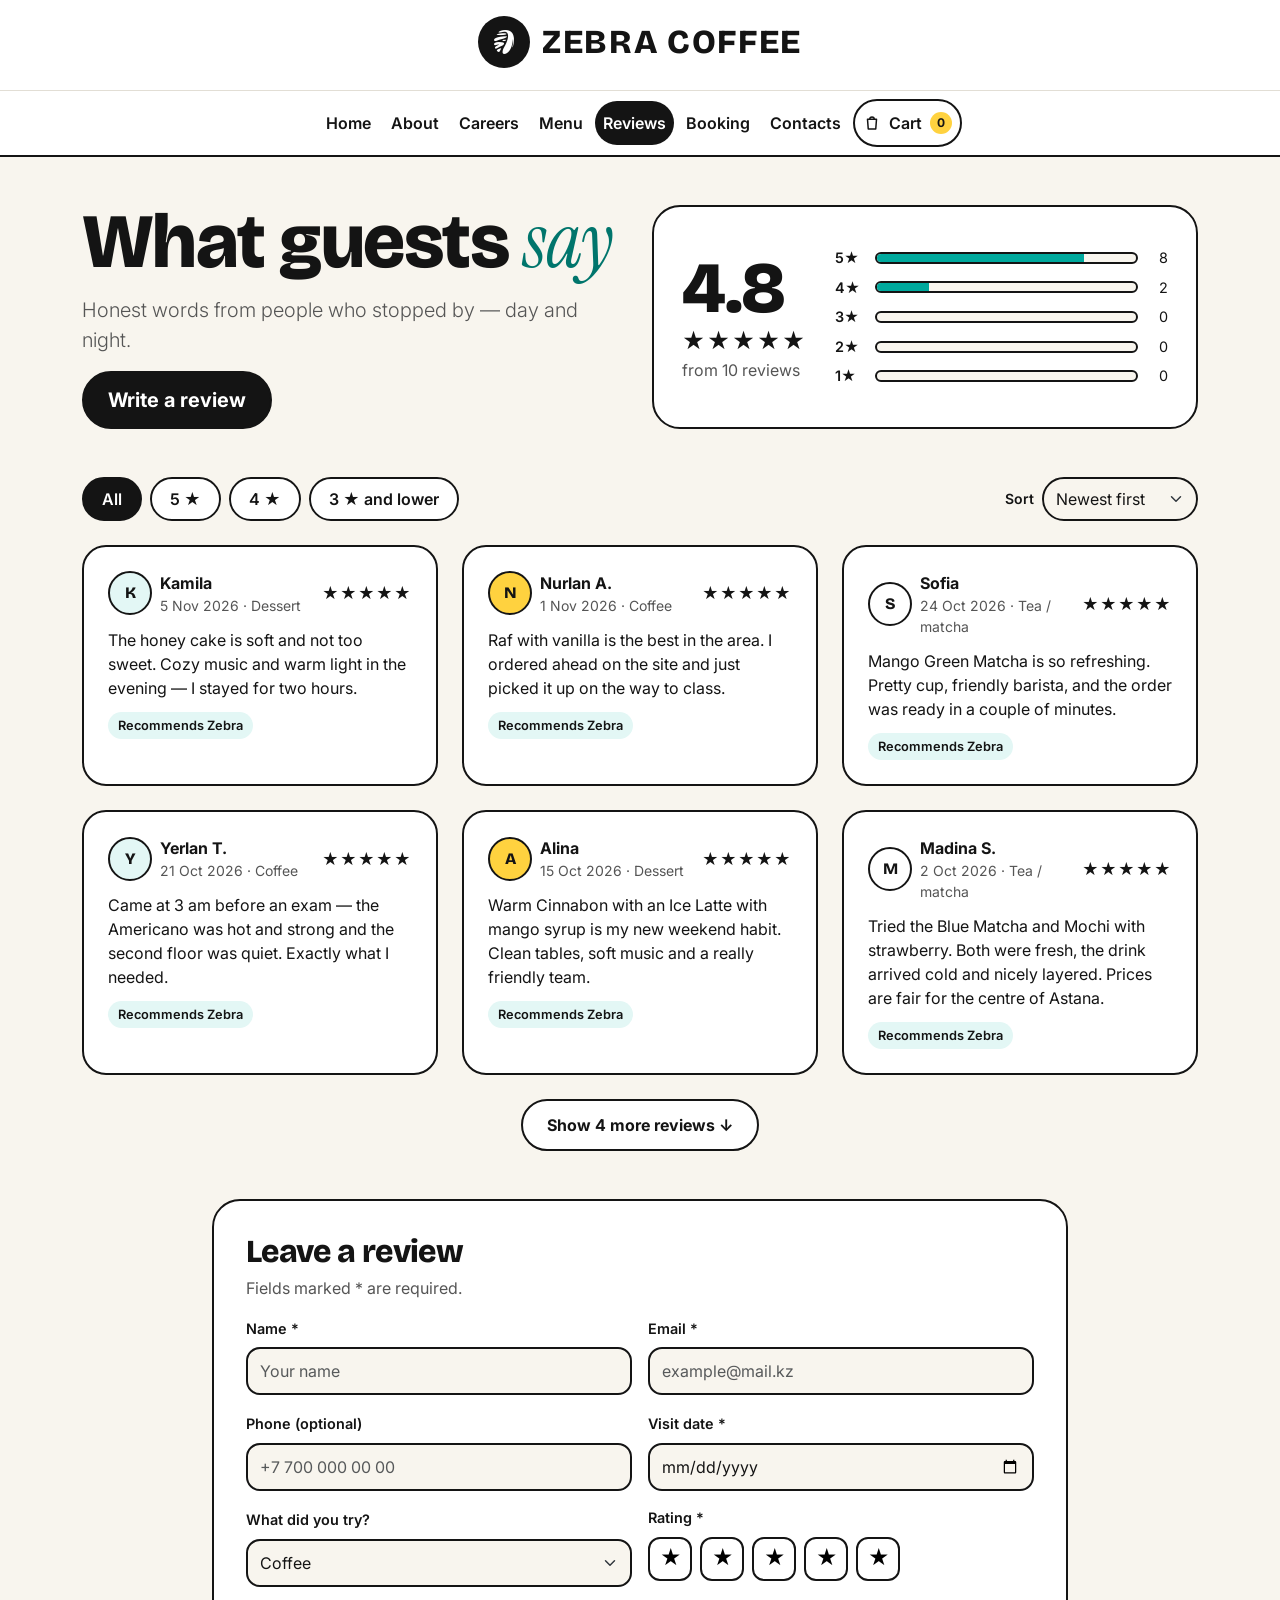
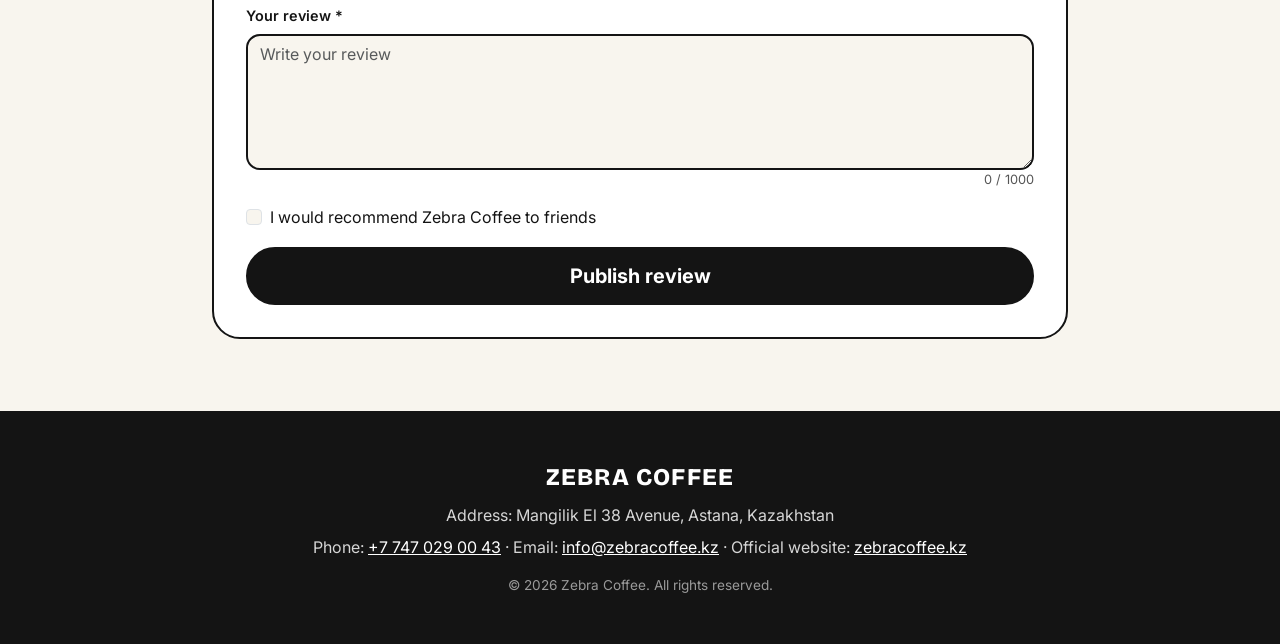
<file: reviews.html>
<!DOCTYPE html>
<html lang="en">
<head>
    <meta charset="UTF-8">
    <meta name="viewport" content="width=device-width, initial-scale=1">
    <title>Reviews | Zebra Coffee</title>
    <meta name="description" content="Zebra Coffee — specialty coffee shop on Mangilik El 38, Astana. Open 24/7.">
    <link rel="icon" href="images/logo.png">

    <link href="https://cdn.jsdelivr.net/npm/bootstrap@5.3.3/dist/css/bootstrap.min.css" rel="stylesheet">
    <link rel="preconnect" href="https://fonts.googleapis.com">
    <link rel="preconnect" href="https://fonts.gstatic.com" crossorigin>
    <link href="https://fonts.googleapis.com/css2?family=Bricolage+Grotesque:wght@400;600;800&family=Inter:wght@400;500;600;700&family=Instrument+Serif:ital@1&family=JetBrains+Mono:wght@400;700&display=swap" rel="stylesheet">
    <link href="css/style.css" rel="stylesheet">
    <link href="css/menu.css" rel="stylesheet">
</head>
<body>
    <a class="visually-hidden-focusable" href="#main">Skip to content</a>

    <header class="site-header" id="top">
        <div class="container py-3 text-center">
            <a href="index.html" class="brand-link">
                <img src="images/logo.png" alt="Zebra Coffee logo" class="brand-logo">
                <span class="brand-name">ZEBRA COFFEE</span>
            </a>
        </div>
    </header>

    <nav class="site-nav navbar navbar-expand-lg py-1" aria-label="Main">
        <div class="container">
            <button class="navbar-toggler mx-auto" type="button" data-bs-toggle="collapse" data-bs-target="#mainNav"
                    aria-controls="mainNav" aria-expanded="false" aria-label="Toggle navigation">
                <span class="navbar-toggler-icon"></span>
            </button>
            <div class="collapse navbar-collapse justify-content-center" id="mainNav">
                <ul class="navbar-nav align-items-center gap-1 py-2 py-lg-1">
                <li class="nav-item"><a class="nav-link" href="index.html">Home</a></li>
                <li class="nav-item"><a class="nav-link" href="about.html">About</a></li>
                <li class="nav-item"><a class="nav-link" href="career.html">Careers</a></li>
                <li class="nav-item"><a class="nav-link" href="menu.html">Menu</a></li>
                <li class="nav-item"><a class="nav-link active" aria-current="page" href="reviews.html">Reviews</a></li>
                <li class="nav-item"><a class="nav-link" href="booking.html">Booking</a></li>
                <li class="nav-item"><a class="nav-link" href="contacts.html">Contacts</a></li>
                <li class="nav-item">
                    <a class="nav-link cart-link" href="cart.html" aria-label="Cart">
                        <svg width="18" height="18" viewBox="0 0 24 24" fill="none" stroke="currentColor" stroke-width="2" stroke-linecap="round" stroke-linejoin="round" aria-hidden="true"><path d="M6 7h12l-1 13H7L6 7z"/><path d="M9 7a3 3 0 0 1 6 0"/></svg>
                        Cart <span class="cart-badge">0</span>
                    </a>
                </li>
                </ul>
            </div>
        </div>
    </nav>

    <main id="main">

        <section class="container py-5">
            <div class="row g-4 align-items-stretch">
                <div class="col-lg-6 d-flex flex-column justify-content-center gap-3">
                    <h1 class="page-title mb-0">What guests <span class="font-serif-italic text-teal">say</span></h1>
                    <p class="lead text-muted-zebra mb-0">Honest words from people who stopped by — day and night.</p>
                    <a href="#write" class="btn btn-zebra btn-lg align-self-start">Write a review</a>
                </div>
                <div class="col-lg-6">
                    <div class="summary-box">
                        <div class="d-flex flex-column">
                            <span class="font-display summary-avg" id="avg-rating">0.0</span>
                            <span class="summary-stars" id="avg-stars" aria-hidden="true"></span>
                            <span class="text-muted-zebra" id="review-count"></span>
                        </div>
                        <div class="flex-grow-1 d-flex flex-column gap-2" id="rating-bars"></div>
                    </div>
                </div>
            </div>
        </section>

        <section class="container pb-5">
            <div class="d-flex flex-wrap justify-content-between align-items-end gap-3 mb-4">
                <div class="d-flex flex-wrap gap-2" id="rating-filter" role="group" aria-label="Filter by rating">
                    <button type="button" class="pill-btn active" data-filter="all" aria-pressed="true">All</button>
                    <button type="button" class="pill-btn" data-filter="5" aria-pressed="false">5 ★</button>
                    <button type="button" class="pill-btn" data-filter="4" aria-pressed="false">4 ★</button>
                    <button type="button" class="pill-btn" data-filter="3" aria-pressed="false">3 ★ and lower</button>
                </div>
                <div class="d-flex align-items-center gap-2">
                    <label for="review-sort" class="fw-semibold small">Sort</label>
                    <select id="review-sort" class="form-select sort-select">
                        <option value="newest">Newest first</option>
                        <option value="highest">Highest rating</option>
                        <option value="lowest">Lowest rating</option>
                    </select>
                </div>
            </div>

            <p class="visually-hidden" aria-live="polite" id="review-result-text"></p>
            <div class="row g-4" id="review-list"></div>
            <p class="text-center text-muted-zebra d-none mt-4" id="review-empty">No reviews with this rating yet.</p>

            <div class="text-center mt-4">
                <button type="button" class="btn btn-zebra-outline d-none" id="show-more" aria-expanded="false">Show more</button>
            </div>
        </section>

        <section class="container pb-5 mb-4" id="write" style="max-width: 880px">
            <form class="zebra-form d-flex flex-column gap-3" id="review-form" novalidate>
                <div>
                    <h2 class="font-display h2 mb-1">Leave a review</h2>
                    <p class="text-muted-zebra mb-0">Fields marked * are required.</p>
                </div>
                <div class="form-alert d-none" role="alert">Please correct the fields marked in red.</div>

                <div class="row g-3">
                    <div class="col-md-6">
                        <label for="review-name" class="form-label">Name *</label>
                        <input type="text" id="review-name" class="form-control" placeholder="Your name" autocomplete="given-name">
                        <div class="invalid-feedback" id="review-name-error"></div>
                    </div>
                    <div class="col-md-6">
                        <label for="review-email" class="form-label">Email *</label>
                        <input type="email" id="review-email" class="form-control" placeholder="example@mail.kz" autocomplete="email">
                        <div class="invalid-feedback" id="review-email-error"></div>
                    </div>
                    <div class="col-md-6">
                        <label for="review-phone" class="form-label">Phone (optional)</label>
                        <input type="tel" id="review-phone" class="form-control" placeholder="+7 700 000 00 00" autocomplete="tel">
                        <div class="invalid-feedback" id="review-phone-error"></div>
                    </div>
                    <div class="col-md-6">
                        <label for="review-date" class="form-label">Visit date *</label>
                        <input type="date" id="review-date" class="form-control">
                        <div class="invalid-feedback" id="review-date-error"></div>
                    </div>
                    <div class="col-md-6">
                        <label for="review-drink" class="form-label">What did you try?</label>
                        <select id="review-drink" class="form-select">
                            <option value="coffee">Coffee</option>
                            <option value="tea">Tea / matcha</option>
                            <option value="dessert">Dessert</option>
                        </select>
                    </div>
                    <div class="col-md-6">
                        <fieldset id="rating-group">
                            <legend class="form-label mb-2">Rating *</legend>
                            <div class="d-flex gap-2" id="star-buttons">
                                <button type="button" class="star-btn" data-value="1" aria-label="1 star">★</button>
                                <button type="button" class="star-btn" data-value="2" aria-label="2 stars">★</button>
                                <button type="button" class="star-btn" data-value="3" aria-label="3 stars">★</button>
                                <button type="button" class="star-btn" data-value="4" aria-label="4 stars">★</button>
                                <button type="button" class="star-btn" data-value="5" aria-label="5 stars">★</button>
                            </div>
                            <input type="hidden" id="review-rating" value="">
                            <div class="invalid-feedback" id="rating-group-error"></div>
                        </fieldset>
                    </div>
                </div>

                <div>
                    <label for="review-text" class="form-label">Your review *</label>
                    <textarea id="review-text" class="form-control" rows="5" placeholder="Write your review"></textarea>
                    <div class="d-flex justify-content-between gap-3">
                        <div class="invalid-feedback" id="review-text-error"></div>
                        <span class="char-count ms-auto"><span id="text-count">0</span> / 1000</span>
                    </div>
                </div>

                <div class="form-check">
                    <input class="form-check-input" type="checkbox" id="review-recommend">
                    <label class="form-check-label" for="review-recommend">I would recommend Zebra Coffee to friends</label>
                </div>

                <button type="submit" class="btn btn-zebra btn-lg">Publish review</button>
            </form>
        </section>
    </main>

    <a href="#top" class="back-to-top" id="back-to-top">Back to top <span aria-hidden="true">↑</span></a>

    <div class="modal fade success-modal" id="successModal" tabindex="-1" aria-labelledby="successModalTitle" aria-hidden="true">
        <div class="modal-dialog modal-dialog-centered">
            <div class="modal-content">
                <div class="modal-body d-flex flex-column gap-3">
                    <div class="success-icon" aria-hidden="true">✓</div>
                    <h2 class="success-title font-display h3 mb-0" id="successModalTitle">Sent!</h2>
                    <div>
                        <div class="success-label eyebrow text-muted-zebra">Number</div>
                        <div class="success-number">—</div>
                    </div>
                    <p class="success-text mb-0"></p>
                    <div class="success-lines"></div>
                    <button type="button" class="btn btn-zebra" data-bs-dismiss="modal">Done</button>
                </div>
            </div>
        </div>
    </div>

    <footer class="site-footer">
        <div class="container py-5 text-center d-flex flex-column gap-2">
            <span class="font-display fs-4 text-white" style="letter-spacing: 0.05em">ZEBRA COFFEE</span>
            <span>Address: Mangilik El 38 Avenue, Astana, Kazakhstan</span>
            <span>
                Phone: <a href="tel:+77470290043">+7 747 029 00 43</a> ·
                Email: <a href="mailto:info@zebracoffee.kz">info@zebracoffee.kz</a> ·
                Official website: <a href="https://zebracoffee.kz" target="_blank" rel="noopener noreferrer">zebracoffee.kz</a>
            </span>
            <span class="footer-copy mt-2">&copy; 2026 Zebra Coffee. All rights reserved.</span>
        </div>
    </footer>

    <script src="https://code.jquery.com/jquery-3.7.1.min.js"></script>
    <script src="https://cdn.jsdelivr.net/npm/bootstrap@5.3.3/dist/js/bootstrap.bundle.min.js"></script>
    <script src="js/data.js"></script>
    <script src="js/cart.js"></script>
    <script src="js/main.js"></script>
    <script src="js/forms.js"></script>
    <script src="js/reviews.js"></script>
</body>
</html>
</file>
<file: css/style.css>
:root {
  --zebra-cream: #F8F5EE;      /* page background */
  --zebra-black: #141414;      /* text, borders, dark sections */
  --zebra-teal: #00A99D;       /* main accent (buttons, highlights) */
  --zebra-teal-dark: #00756C;  /* teal for text (better contrast) */
  --zebra-teal-light: #E3F7F5; /* soft teal backgrounds */
  --zebra-yellow: #FFD23F;     /* small accents: badges, stickers */
  --zebra-grey: #555555;       /* secondary text */
  --zebra-line: #E2DED5;       /* thin dividers */
  --zebra-error: #B42318;      /* form errors */
  --zebra-ok: #1F9D55;         /* valid fields, "open now" dot */

  --font-display: 'Bricolage Grotesque', system-ui, sans-serif;
  --font-body: 'Inter', system-ui, sans-serif;
  --font-serif: 'Instrument Serif', Georgia, serif;
  --font-mono: 'JetBrains Mono', ui-monospace, monospace;


  --bs-body-bg: var(--zebra-cream);
  --bs-body-color: var(--zebra-black);
  --bs-body-font-family: var(--font-body);
  --bs-link-color: var(--zebra-black);
  --bs-link-hover-color: var(--zebra-teal-dark);
  --bs-form-invalid-color: var(--zebra-error);
  --bs-form-invalid-border-color: var(--zebra-error);
  --bs-form-valid-border-color: var(--zebra-ok);
}

html { scroll-behavior: smooth; }
body { background: var(--zebra-cream); color: var(--zebra-black); font-family: var(--font-body); }
main { overflow-x: clip; }
a { color: var(--zebra-black); }
a:hover { color: var(--zebra-teal-dark); }

.font-display { font-family: var(--font-display); font-weight: 800; letter-spacing: -0.02em; }
.font-serif-italic { font-family: var(--font-serif); font-style: italic; font-weight: 400; letter-spacing: 0; }
.font-mono { font-family: var(--font-mono); }
.text-teal { color: var(--zebra-teal-dark); }
.text-muted-zebra { color: var(--zebra-grey); }

.page-title { font-family: var(--font-display); font-weight: 800; letter-spacing: -0.02em; line-height: 0.95; font-size: clamp(2.8rem, 6vw, 5rem); }
.section-title { font-family: var(--font-display); font-weight: 800; letter-spacing: -0.02em; font-size: clamp(2rem, 4vw, 3rem); }
.eyebrow { font-size: 0.8rem; font-weight: 700; letter-spacing: 0.1em; text-transform: uppercase; }

.site-header { background: #fff; }
.brand-link { display: inline-flex; align-items: center; gap: 12px; text-decoration: none; color: var(--zebra-black); }
.brand-link:hover { color: var(--zebra-black); }
.brand-logo { width: 52px; height: 52px; object-fit: contain; background: var(--zebra-black); border-radius: 50%; padding: 6px; } /* the logo is white, so it sits on a black circle */
.brand-name { font-family: var(--font-display); font-weight: 800; font-size: 2.1rem; letter-spacing: 0.05em; }

.site-nav {
  position: sticky; top: 0; z-index: 1030;
  background: #fff;
  border-top: 1px solid var(--zebra-line);
  border-bottom: 2px solid var(--zebra-black);
}
.site-nav .nav-link {
  color: var(--zebra-black);
  font-weight: 600;
  padding: 10px 16px;
  border-radius: 999px;
  transition: background 0.15s ease, color 0.15s ease;
}
.site-nav .nav-link:hover { background: var(--zebra-teal-light); color: var(--zebra-black); }
.site-nav .nav-link.active { background: var(--zebra-black); color: #fff; }

.cart-link { border: 2px solid var(--zebra-black); display: inline-flex; align-items: center; gap: 8px; }
.cart-badge {
  background: var(--zebra-yellow); color: var(--zebra-black);
  border-radius: 999px; min-width: 22px; height: 22px; padding: 0 6px;
  display: inline-flex; align-items: center; justify-content: center;
  font-size: 0.75rem; font-weight: 700;
}
.cart-badge.bump { animation: bump 0.4s ease; }
@keyframes bump { 50% { transform: scale(1.35); } }

.btn-zebra, .btn-zebra-outline, .btn-zebra-teal {
  border-radius: 999px; font-weight: 700; padding: 12px 24px;
  border: 2px solid var(--zebra-black); min-height: 48px;
}
.btn-zebra { background: var(--zebra-black); color: #fff; }
.btn-zebra:hover, .btn-zebra:focus { background: #333; color: #fff; border-color: var(--zebra-black); }
.btn-zebra-outline { background: #fff; color: var(--zebra-black); }
.btn-zebra-outline:hover, .btn-zebra-outline:focus { background: var(--zebra-teal-light); color: var(--zebra-black); border-color: var(--zebra-black); }
.btn-zebra-teal { background: var(--zebra-teal); color: var(--zebra-black); }
.btn-zebra-teal:hover, .btn-zebra-teal:focus { background: #1BBFB3; color: var(--zebra-black); border-color: var(--zebra-black); }

.btn-plus {
  width: 44px; height: 44px; border-radius: 50%;
  border: 2px solid var(--zebra-black); background: var(--zebra-teal); color: var(--zebra-black);
  font-size: 1.5rem; font-weight: 700; line-height: 1;
  display: inline-flex; align-items: center; justify-content: center;
}
.btn-plus:hover { background: #1BBFB3; }

.pill-btn {
  min-height: 44px; padding: 8px 18px; border-radius: 999px;
  border: 2px solid var(--zebra-black); background: #fff; color: var(--zebra-black);
  font-weight: 600;
}
.pill-btn.active { background: var(--zebra-black); color: #fff; }

.zebra-card {
  background: #fff; border: 2px solid var(--zebra-black); border-radius: 24px;
  overflow: hidden; height: 100%;
}
.hover-lift { transition: transform 0.2s ease, box-shadow 0.2s ease; }
.hover-lift:hover { transform: translateY(-4px); box-shadow: 6px 6px 0 var(--zebra-black); }
.card-photo { width: 100%; aspect-ratio: 1 / 1; object-fit: cover; border-bottom: 2px solid var(--zebra-black); }
.tag {
  display: inline-block; font-size: 0.75rem; font-weight: 700;
  padding: 4px 10px; border-radius: 999px; border: 2px solid var(--zebra-black); background: #fff;
}
.tag-yellow { background: var(--zebra-yellow); }
.tag-teal { background: #7FD6CF; }

.status-pill {
  display: inline-flex; align-items: center; gap: 8px;
  background: #fff; border: 2px solid var(--zebra-black); border-radius: 999px;
  padding: 6px 14px; font-weight: 600; font-size: 0.9rem;
}
.status-dot { width: 10px; height: 10px; border-radius: 50%; background: var(--zebra-ok); }

.zebra-form {
  background: #fff; border: 2px solid var(--zebra-black); border-radius: 28px; padding: 32px;
}
.zebra-form .form-label { font-weight: 600; font-size: 0.9rem; }
.zebra-form .form-control,
.zebra-form .form-select {
  border: 2px solid var(--zebra-black); border-radius: 14px; min-height: 48px;
}
.zebra-form .form-control:focus,
.zebra-form .form-select:focus { border-color: var(--zebra-teal); box-shadow: 0 0 0 0.2rem rgba(0, 169, 157, 0.25); }
.zebra-form .form-control.is-invalid,
.zebra-form .form-select.is-invalid { border-color: var(--zebra-error); }
.zebra-form .form-control.is-valid,
.zebra-form .form-select.is-valid { border-color: var(--zebra-ok); }
.zebra-form .invalid-feedback { color: var(--zebra-error); font-weight: 500; }
.form-check-input:checked { background-color: var(--zebra-teal); border-color: var(--zebra-teal); }
.form-check-input.is-invalid ~ .form-check-label { color: var(--zebra-error); }
.form-alert {
  background: #FDECEA; border: 2px solid var(--zebra-error); color: #7A1A12;
  border-radius: 14px; padding: 12px 16px; font-weight: 600;
}
.char-count { font-size: 0.8rem; color: var(--zebra-grey); }

.success-modal .modal-content {
  border: 2px solid var(--zebra-black); border-radius: 28px;
  box-shadow: 8px 8px 0 var(--zebra-teal); text-align: center; padding: 12px;
}
.success-icon {
  width: 64px; height: 64px; border-radius: 50%; margin: 0 auto;
  background: var(--zebra-teal); border: 2px solid var(--zebra-black);
  display: flex; align-items: center; justify-content: center; font-size: 1.8rem; font-weight: 700;
}
.success-number { font-family: var(--font-mono); font-size: 1.8rem; font-weight: 700; }
.success-lines { background: var(--zebra-cream); border-radius: 16px; padding: 12px 16px; text-align: left; }
.success-lines div { display: flex; justify-content: space-between; gap: 12px; font-size: 0.9rem; padding: 3px 0; }

.zebra-toast { background: var(--zebra-black); color: #fff; border-radius: 18px; box-shadow: 6px 6px 0 var(--zebra-teal); }
.zebra-toast a { color: var(--zebra-yellow); font-weight: 700; }

.back-to-top {
  position: fixed; right: 24px; bottom: 24px; z-index: 1040;
  background: var(--zebra-teal); color: var(--zebra-black);
  border: 2px solid var(--zebra-black); border-radius: 999px;
  padding: 12px 20px; font-weight: 700; text-decoration: none;
  box-shadow: 4px 4px 0 var(--zebra-black);
  opacity: 0; visibility: hidden; transform: translateY(10px);
  transition: opacity 0.25s ease, transform 0.25s ease, visibility 0.25s;
}
.back-to-top.show { opacity: 1; visibility: visible; transform: none; }
.back-to-top:hover { color: var(--zebra-black); background: #1BBFB3; }

.site-footer { background: var(--zebra-black); color: #D6D6D6; }
.site-footer a { color: #fff; }
.site-footer a:hover { color: var(--zebra-yellow); }
.footer-copy { color: #9A9A9A; font-size: 0.85rem; }

@media (prefers-reduced-motion: reduce) {
  *, *::before, *::after { animation: none !important; transition: none !important; scroll-behavior: auto !important; }
}

@media (max-width: 575px) {
  .brand-name { font-size: 1.5rem; }
  .brand-logo { width: 40px; height: 40px; }
  .zebra-form { padding: 20px; }
  .back-to-top { right: 12px; bottom: 12px; padding: 10px 14px; }
}
</file>
<file: css/homepage.css>
.hero-title { font-size: clamp(3.2rem, 7vw, 5.8rem); line-height: 0.95; }

.rotating-words { display: inline-grid; vertical-align: top; }
.rotating-word {
  grid-area: 1 / 1;
  white-space: nowrap;
  opacity: 0;
  transform: translateY(18px);
  transition: opacity 0.45s ease, transform 0.45s ease;
}
.rotating-word.is-active { opacity: 1; transform: translateY(0); }

.hero-photo-wrap { position: relative; max-width: 460px; margin: 0 auto; }
.hero-stripes {
  position: absolute; inset: 24px -24px -24px 24px; border-radius: 32px;
  background: repeating-linear-gradient(-45deg, var(--zebra-black) 0 14px, var(--zebra-cream) 14px 28px);
}
.hero-photo {
  position: relative; width: 100%; aspect-ratio: 1 / 1; object-fit: cover;
  border-radius: 32px; border: 2px solid var(--zebra-black);
}
.hero-sticker {
  position: absolute; top: -14px; right: -6px;
  width: 116px; height: 116px; border-radius: 50%;
  background: var(--zebra-yellow); border: 2px solid var(--zebra-black);
  display: flex; flex-direction: column; align-items: center; justify-content: center;
  transform: rotate(12deg); line-height: 1;
}

.marquee { background: var(--zebra-black); color: var(--zebra-yellow); overflow: hidden; padding: 16px 0; }
.marquee-track {
  display: flex; gap: 56px; width: max-content; white-space: nowrap;
  font-size: 1.4rem; letter-spacing: 0.04em;
  animation: marquee 30s linear infinite;
}

@keyframes marquee { to { transform: translateX(-50%); } }

.mood-box { background: #fff; border: 2px solid var(--zebra-black); border-radius: 32px; padding: 40px; }
.mood-pick { border: 2px solid var(--zebra-black); border-radius: 20px; overflow: hidden; background: var(--zebra-cream); height: 100%; }
.mood-pick img { width: 100%; aspect-ratio: 4 / 3; object-fit: cover; display: block; }
#mood-picks { transition: opacity 0.2s ease; }

.night-section { background: var(--zebra-black); color: #fff; }
.night-title { font-size: clamp(2.4rem, 5vw, 3.6rem); line-height: 1; }
.night-timer { font-size: 2.8rem; color: var(--zebra-teal); }
.text-yellow { color: var(--zebra-yellow); }
.text-light-grey { color: #D6D6D6; }

.perk-card {
  background: var(--zebra-yellow); color: var(--zebra-black);
  border: 2px dashed var(--zebra-black); border-radius: 28px; padding: 32px;
  display: flex; flex-direction: column; gap: 8px;
}
.perk-code {
  background: #fff; border: 2px solid var(--zebra-black); border-radius: 12px;
  padding: 8px 16px; font-size: 1.3rem; letter-spacing: 0.06em;
}


.step { border-top: 4px solid var(--zebra-black); padding-top: 20px; }
.step-number { font-size: 3.5rem; color: var(--zebra-teal); line-height: 1; display: block; margin-bottom: 8px; }

.explore-card {
  display: flex; flex-direction: column; gap: 6px; height: 100%;
  background: #fff; border: 2px solid var(--zebra-black); border-radius: 24px; padding: 28px;
  text-decoration: none; color: var(--zebra-black);
}
.explore-card:hover { color: var(--zebra-black); }
.explore-card-teal { background: var(--zebra-teal); }

@media (max-width: 575px) {
  .mood-box { padding: 24px; }
  .hero-sticker { width: 92px; height: 92px; right: 0; }
}

.bg-yellow { background: var(--zebra-yellow); }
.bg-teal { background: var(--zebra-teal); }

.story-photo-wrap { position: relative; }
.story-stripes {
  position: absolute; inset: -20px 20px 20px -20px; border-radius: 32px;
  background: repeating-linear-gradient(-45deg, var(--zebra-black) 0 14px, var(--zebra-cream) 14px 28px);
}
.story-photo {
  position: relative; width: 100%; aspect-ratio: 4 / 3; object-fit: cover;
  border-radius: 32px; border: 2px solid var(--zebra-black);
}

.numbers-section { background: var(--zebra-black); color: #fff; }

.flip-card {
  width: 100%; height: 220px; padding: 0; border: 0; background: transparent;
  perspective: 1000px; text-align: left; color: var(--zebra-black);
}
.flip-inner {
  position: relative; display: block; width: 100%; height: 100%;
  transition: transform 0.6s ease; transform-style: preserve-3d;
}
.flip-card.is-flipped .flip-inner { transform: rotateY(180deg); }

.flip-face {
  position: absolute; inset: 0; border-radius: 24px; padding: 22px;
  border: 2px solid #fff;
  backface-visibility: hidden; -webkit-backface-visibility: hidden;
  display: flex; flex-direction: column; justify-content: space-between;
}
.flip-back { background: #fff; transform: rotateY(180deg); justify-content: center; line-height: 1.5; }
.flip-value { font-size: 2.8rem; line-height: 1; }

.cup-step {
  background: #fff; border: 2px solid var(--zebra-black); border-radius: 24px;
  padding: 24px; height: 100%; display: flex; flex-direction: column; gap: 10px;
}
.cup-step-number {
  width: 48px; height: 48px; border-radius: 50%;
  background: var(--zebra-yellow); border: 2px solid var(--zebra-black);
  display: flex; align-items: center; justify-content: center; font-size: 1.2rem;
}
.cup-step-dark { background: var(--zebra-black); color: #fff; }
.cup-step-dark .cup-step-number { background: var(--zebra-teal); border-color: #fff; color: var(--zebra-black); }

.gallery-item {
  width: 100%; padding: 0; background: #fff; text-align: left;
  border: 2px solid var(--zebra-black); border-radius: 24px; overflow: hidden;
  cursor: zoom-in; transition: transform 0.2s ease;
}
.gallery-item:hover { transform: scale(1.02); }
.gallery-item img { width: 100%; aspect-ratio: 4 / 3; object-fit: cover; display: block; }
.gallery-item span { display: block; padding: 12px 16px; font-weight: 600; }
.photo-modal-content { border: 2px solid var(--zebra-black); border-radius: 24px; overflow: hidden; }
.photo-modal-content img { max-height: 75vh; object-fit: contain; background: var(--zebra-black); }

.faq-section { background: #fff; border-top: 2px solid var(--zebra-black); border-bottom: 2px solid var(--zebra-black); }
.zebra-accordion .accordion-item {
  border: 2px solid var(--zebra-black) !important; border-radius: 20px !important; overflow: hidden;
  transition: background 0.35s ease, border-color 0.35s ease;
}
.zebra-accordion .accordion-button {
  font-weight: 700; font-size: 1.1rem; padding: 18px 22px; background: #fff; color: var(--zebra-black);
  box-shadow: none;
}
.zebra-accordion .accordion-button:focus { box-shadow: 0 0 0 0.2rem rgba(0, 169, 157, 0.35); }

.zebra-accordion .accordion-button::after {
  content: '+'; background-image: none;
  width: 34px; height: 34px; border-radius: 50%; border: 2px solid var(--zebra-black);
  display: flex; align-items: center; justify-content: center;
  font-size: 1.4rem; line-height: 1; font-weight: 400;
  transition: transform 0.35s ease, background 0.35s ease;
}
.zebra-accordion .accordion-button:not(.collapsed) { background: var(--zebra-teal-light); color: var(--zebra-black); }
.zebra-accordion .accordion-button:not(.collapsed)::after {
  background-image: none; background-color: var(--zebra-teal); transform: rotate(45deg);
}
.zebra-accordion .accordion-item:has(.accordion-button:not(.collapsed)) { border-color: var(--zebra-teal) !important; background: var(--zebra-teal-light); }
.zebra-accordion .accordion-body { background: var(--zebra-teal-light); font-size: 1rem; line-height: 1.6; padding: 0 22px 20px; }

.join-box {
  background: var(--zebra-yellow); border: 2px solid var(--zebra-black); border-radius: 32px;
  padding: 48px; box-shadow: 8px 8px 0 var(--zebra-black);
  display: flex; flex-wrap: wrap; gap: 24px; align-items: center; justify-content: space-between;
}

@media (max-width: 575px) {
  .join-box { padding: 28px; }
  .flip-value { font-size: 2.2rem; }
}

.vacancy-card {
  background: #fff; border: 2px solid var(--zebra-black); border-radius: 24px;
  padding: 24px; height: 100%; display: flex; flex-direction: column; gap: 12px;
}
.vacancy-card.is-closed { background: #EFEBE3; }
.vacancy-card.is-chosen { background: var(--zebra-teal-light); border-color: var(--zebra-teal); }
.vacancy-rate { font-family: var(--font-display); font-weight: 800; font-size: 2rem; }
.vacancy-rate small { font-size: 1rem; font-weight: 600; }
.vacancy-list { list-style: none; padding: 0; margin: 0; color: #3A3A3A; display: flex; flex-direction: column; gap: 6px; }
.vacancy-filled {
  margin-top: auto; text-align: center; font-weight: 700; padding: 12px;
  border: 2px dashed var(--zebra-black); border-radius: 999px; color: #3A3A3A;
}

.chosen-role {
  background: var(--zebra-teal-light); border: 2px solid var(--zebra-teal);
  border-radius: 14px; padding: 12px 16px; font-weight: 600;
}

fieldset { border: 0; margin: 0; padding: 0; }
</file>
<file: css/booking.css>
/* =========================================================
   korkem.css — Korkem's pages: Booking, Contacts
   (shared things — header, buttons, forms — are in style.css)
   ========================================================= */

/* #########################################################
   BOOKING PAGE (booking.html)
   ######################################################### */

.zone-card {
  width: 100%; height: 100%; padding: 0; text-align: left; color: var(--zebra-black);
  background: #fff; border: 2px solid var(--zebra-black); border-radius: 24px; overflow: hidden;
  display: flex; flex-direction: column;
  transition: transform 0.2s ease, box-shadow 0.2s ease, background 0.2s ease;
}
.zone-card:hover { transform: translateY(-4px); box-shadow: 6px 6px 0 var(--zebra-black); }
.zone-card img { width: 100%; aspect-ratio: 16 / 10; object-fit: cover; border-bottom: 2px solid var(--zebra-black); }
.zone-text { padding: 16px 18px; display: flex; flex-direction: column; gap: 4px; }
.zone-mark { font-size: 0.85rem; font-weight: 700; margin-top: 4px; }

/* chosen zone */
.zone-card.is-selected {
  background: var(--zebra-teal-light); border: 4px solid var(--zebra-teal);
  box-shadow: 6px 6px 0 var(--zebra-black);
}
/* no zone chosen after "Book" click */
#zone-group.is-invalid .zone-card { border-color: var(--zebra-error); }

.good-to-know { background: var(--zebra-black); color: #D6D6D6; border-radius: 24px; padding: 24px; line-height: 1.6; }
.good-to-know h2 { color: #fff; }
.good-to-know a { color: #fff; }

fieldset { border: 0; margin: 0; padding: 0; }

/* #########################################################
   CONTACTS PAGE (contacts.html)
   ######################################################### */

.text-light-grey { color: #D6D6D6; }

.contact-card {
  background: #fff; border: 2px solid var(--zebra-black); border-radius: 24px; padding: 24px;
  height: 100%; display: flex; flex-direction: column; gap: 10px;
}
.contact-card a.font-display { color: var(--zebra-black); }

.hours-box {
  background: var(--zebra-black); color: #fff; border-radius: 28px; padding: 36px; height: 100%;
  display: flex; flex-wrap: wrap; gap: 24px; align-items: center; justify-content: space-between;
}
.hours-big { font-size: 4rem; line-height: 1; }
.clock-box {
  background: #262626; border: 2px solid var(--zebra-teal); border-radius: 20px;
  padding: 18px 22px; display: flex; flex-direction: column; gap: 4px; min-width: 210px;
}
.clock { font-size: 2.1rem; font-weight: 700; }

.note-box {
  background: var(--zebra-yellow); border: 2px solid var(--zebra-black); border-radius: 28px;
  padding: 28px; height: 100%; display: flex; flex-direction: column; gap: 10px; line-height: 1.5;
}
</file>
<file: css/menu.css>
.menu-search { flex: 0 1 340px; }
.menu-search .form-control { border: 2px solid var(--zebra-black); border-radius: 999px; min-height: 48px; padding: 10px 18px; }
.menu-search .form-control:focus { border-color: var(--zebra-teal); box-shadow: 0 0 0 0.2rem rgba(0, 169, 157, 0.25); }
.pill-count { opacity: 0.7; }

.menu-card { display: flex; flex-direction: column; }
.menu-card .photo-btn { padding: 0; border: 0; background: none; position: relative; display: block; width: 100%; }
.menu-card .temp-tag { position: absolute; top: 12px; right: 12px; }
.menu-card .badge-tag { position: absolute; top: 12px; left: 12px; }


.empty-state {
  background: #fff; border: 2px solid var(--zebra-black); border-radius: 28px; overflow: hidden;
  display: flex; flex-wrap: wrap;
}
.empty-state.d-none { display: none !important; }
.empty-stripes {
  flex: 0 0 160px; min-height: 160px;
  background: repeating-linear-gradient(-45deg, var(--zebra-black) 0 14px, var(--zebra-cream) 14px 28px);
}

.drink-modal { border: 2px solid var(--zebra-black); border-radius: 28px; overflow: hidden; box-shadow: 10px 10px 0 var(--zebra-black); }
.drink-image { width: 100%; height: 100%; min-height: 280px; max-height: 520px; object-fit: cover; display: block; }

.option-btn {
  min-height: 44px; min-width: 88px; padding: 8px 14px;
  border: 2px solid var(--zebra-black); border-radius: 14px; background: #fff; color: var(--zebra-black);
  text-align: center; line-height: 1.2;
}
.option-btn small { display: block; font-size: 0.8rem; }
.option-btn.active { background: var(--zebra-teal); }
.option-select { border: 2px solid var(--zebra-black); border-radius: 14px; min-height: 48px; }

.qty-box { display: inline-flex; align-items: center; border: 2px solid var(--zebra-black); border-radius: 999px; }
.qty-box button { width: 44px; height: 44px; border: 0; background: transparent; font-size: 1.4rem; font-weight: 700; }
.qty-box span { min-width: 28px; text-align: center; font-weight: 700; font-size: 1.1rem; }


.summary-box {
  background: #fff; border: 2px solid var(--zebra-black); border-radius: 28px; padding: 28px;
  display: flex; flex-wrap: wrap; gap: 28px; align-items: center; height: 100%;
}
.summary-avg { font-size: 4.5rem; line-height: 1; }
.summary-stars { font-size: 1.4rem; letter-spacing: 2px; }

.rating-bar-row { display: flex; align-items: center; gap: 10px; font-size: 0.9rem; }
.rating-bar-row .label { width: 30px; font-weight: 600; }
.rating-bar-row .count { width: 20px; text-align: right; }
.rating-bar {
  flex: 1; height: 12px; border: 2px solid var(--zebra-black); border-radius: 999px;
  overflow: hidden; background: var(--zebra-cream);
}
.rating-bar-fill { height: 100%; background: var(--zebra-teal); transition: width 0.4s ease; }

.sort-select { border: 2px solid var(--zebra-black); border-radius: 999px; min-height: 44px; width: auto; }

.review-card {
  background: #fff; border: 2px solid var(--zebra-black); border-radius: 24px; padding: 24px;
  height: 100%; display: flex; flex-direction: column; gap: 12px;
}
.review-card.is-new { border-color: var(--zebra-teal); box-shadow: 6px 6px 0 var(--zebra-teal); }
.avatar {
  width: 44px; height: 44px; border-radius: 50%; border: 2px solid var(--zebra-black);
  display: flex; align-items: center; justify-content: center;
  font-family: var(--font-display); font-weight: 800; flex: 0 0 44px;
}
.avatar-0 { background: var(--zebra-teal-light); }
.avatar-1 { background: var(--zebra-yellow); }
.avatar-2 { background: #fff; }
.review-stars { white-space: nowrap; letter-spacing: 1px; }
.recommend-tag { align-self: flex-start; font-size: 0.8rem; font-weight: 600; background: var(--zebra-teal-light); border-radius: 999px; padding: 4px 10px; }

.star-btn {
  width: 44px; height: 44px; border-radius: 12px; border: 2px solid var(--zebra-black);
  background: #fff; font-size: 1.3rem; line-height: 1;
}
.star-btn.on { background: var(--zebra-yellow); }
#rating-group.is-invalid .star-btn { border-color: var(--zebra-error); }
fieldset { border: 0; margin: 0; padding: 0; }


.cart-empty {
  background: #fff; border: 2px solid var(--zebra-black); border-radius: 28px; padding: 48px;
  display: flex; flex-direction: column; align-items: center; gap: 12px; text-align: center;
}
.cart-empty.d-none { display: none !important; }

.cart-lines, .cart-box { background: #fff; border: 2px solid var(--zebra-black); border-radius: 24px; padding: 8px 24px; }
.cart-box { padding: 24px; }

.cart-line { display: flex; flex-wrap: wrap; align-items: center; gap: 16px; padding: 18px 0; border-bottom: 1px solid var(--zebra-line); }
.cart-line:last-child { border-bottom: 0; }
.cart-line img { width: 84px; height: 84px; object-fit: cover; border-radius: 16px; border: 2px solid var(--zebra-black); }
.cart-line .line-info { flex: 1 1 180px; min-width: 0; }
.cart-line .line-sum { min-width: 90px; text-align: right; font-weight: 700; }

.btn-remove {
  width: 44px; height: 44px; border-radius: 50%; border: 2px solid var(--zebra-black); background: #fff;
  display: inline-flex; align-items: center; justify-content: center;
}
.btn-remove:hover { background: #FDECEA; }

.zebra-progress { height: 18px; border: 2px solid var(--zebra-black); border-radius: 999px; background: var(--zebra-cream); }
.zebra-progress .progress-bar { background: var(--zebra-teal); transition: width 0.4s ease; }

.summary-card {
  position: sticky; top: 90px;
  background: var(--zebra-black); color: #fff; border-radius: 24px; padding: 28px;
  display: flex; flex-direction: column; gap: 12px;
}
.discount-row { color: #9A9A9A; }
.discount-row.is-on { color: #7FE3DA; }
.summary-total { border-top: 1px dashed #777; padding-top: 14px; display: flex; justify-content: space-between; align-items: baseline; }
#sum-total { font-size: 2rem; color: var(--zebra-yellow); }
.promo-input { background: #262626; color: #fff; border: 2px solid #fff; border-radius: 14px; text-transform: uppercase; min-height: 44px; }
.promo-input:focus { background: #262626; color: #fff; border-color: var(--zebra-teal); box-shadow: none; }
.promo-input::placeholder { color: #9A9A9A; }
.promo-input.is-invalid { border-color: #FF9C8F; }
.btn-promo { background: var(--zebra-yellow); color: var(--zebra-black); border: 2px solid var(--zebra-yellow); border-radius: 14px; font-weight: 700; }
.btn-promo:hover { background: #FFE07A; }
.promo-message.ok { color: #7FE3DA; }
.promo-message.error { color: #FF9C8F; }
.promo-note { color: #BDBDBD; }

.receipt { background: #fff; padding: 32px 30px 24px; max-width: 420px; margin: 0 auto; box-shadow: 8px 8px 0 var(--zebra-black); }
.receipt-row { display: flex; justify-content: space-between; gap: 12px; font-size: 0.9rem; padding: 3px 0; }
.receipt-line { border-top: 2px dashed var(--zebra-black); opacity: 1; margin: 12px 0; }
.receipt-edge {
  max-width: 420px; height: 14px; margin: 0 auto;
  background: radial-gradient(circle at 10px 0, var(--zebra-cream) 9px, #fff 10px) 0 0 / 20px 14px repeat-x;
}

@media (max-width: 991px) {
  .summary-card { position: static; }
}
</file>
